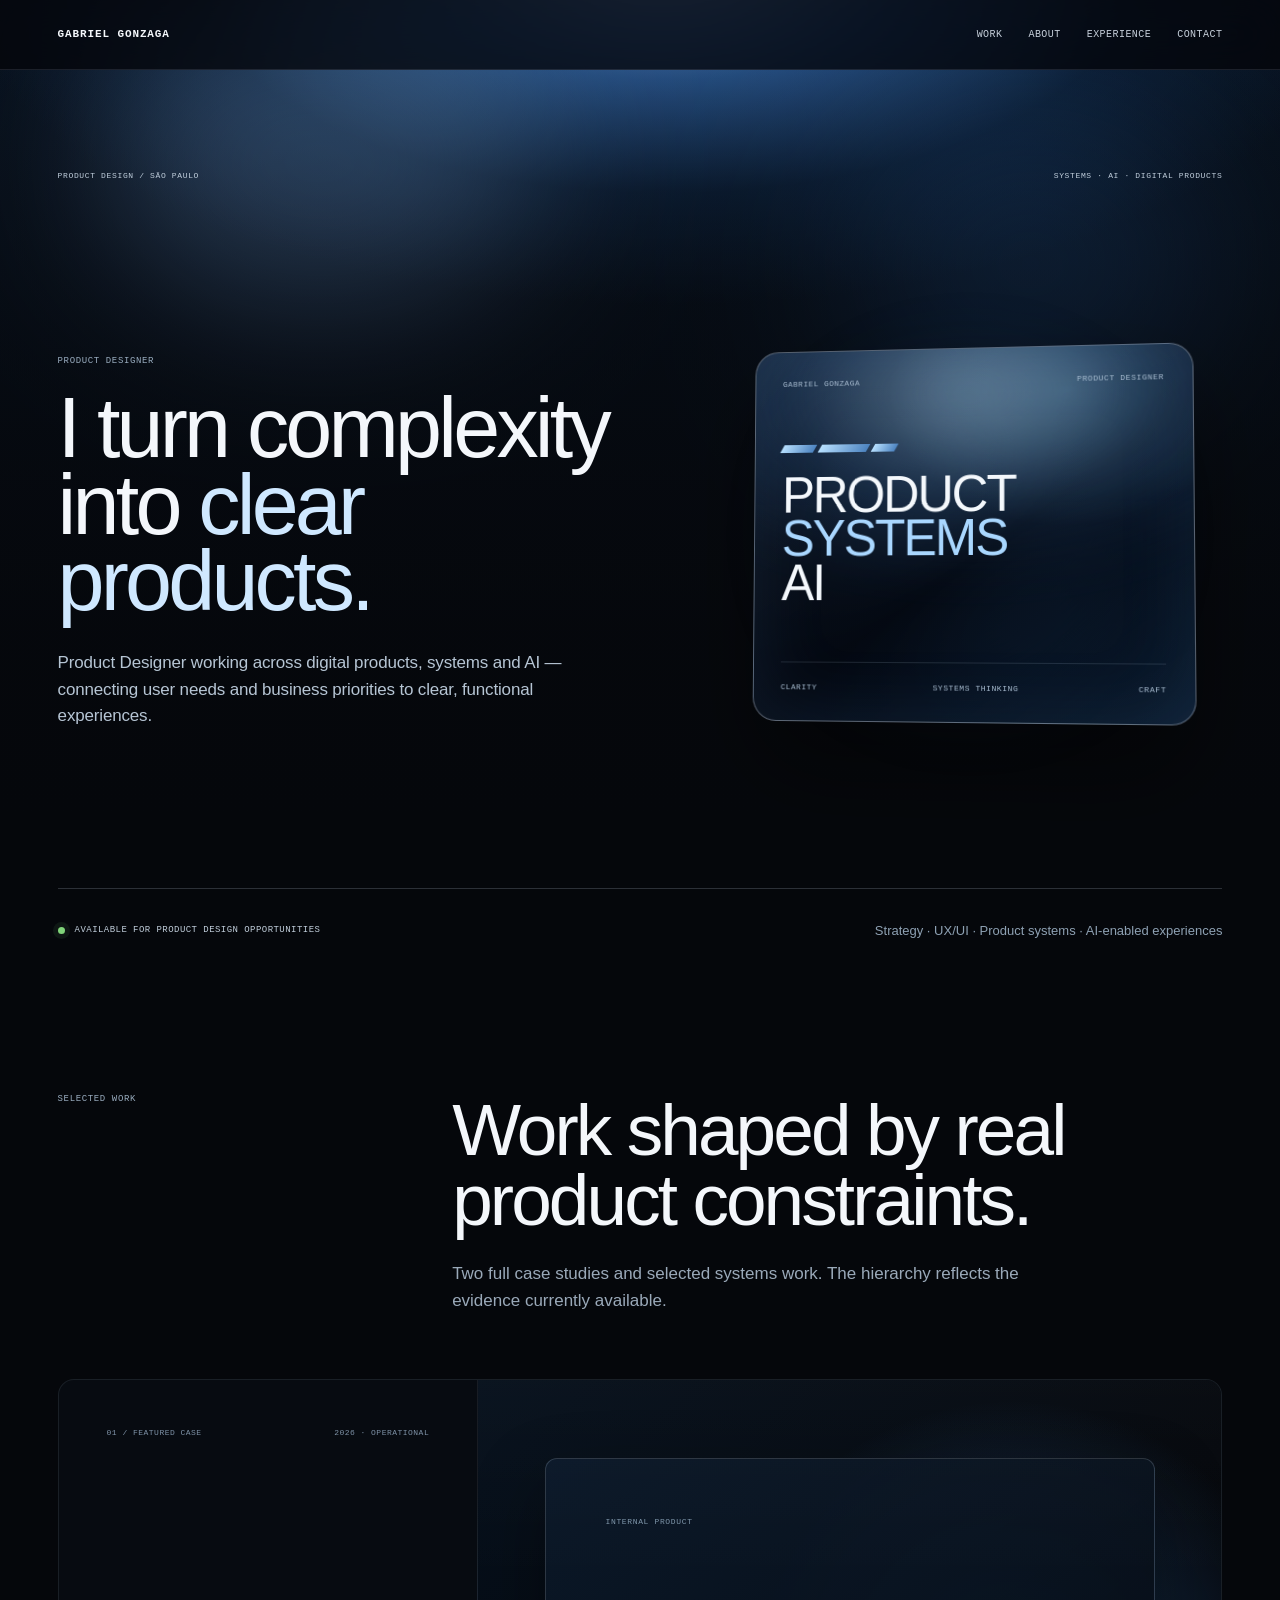
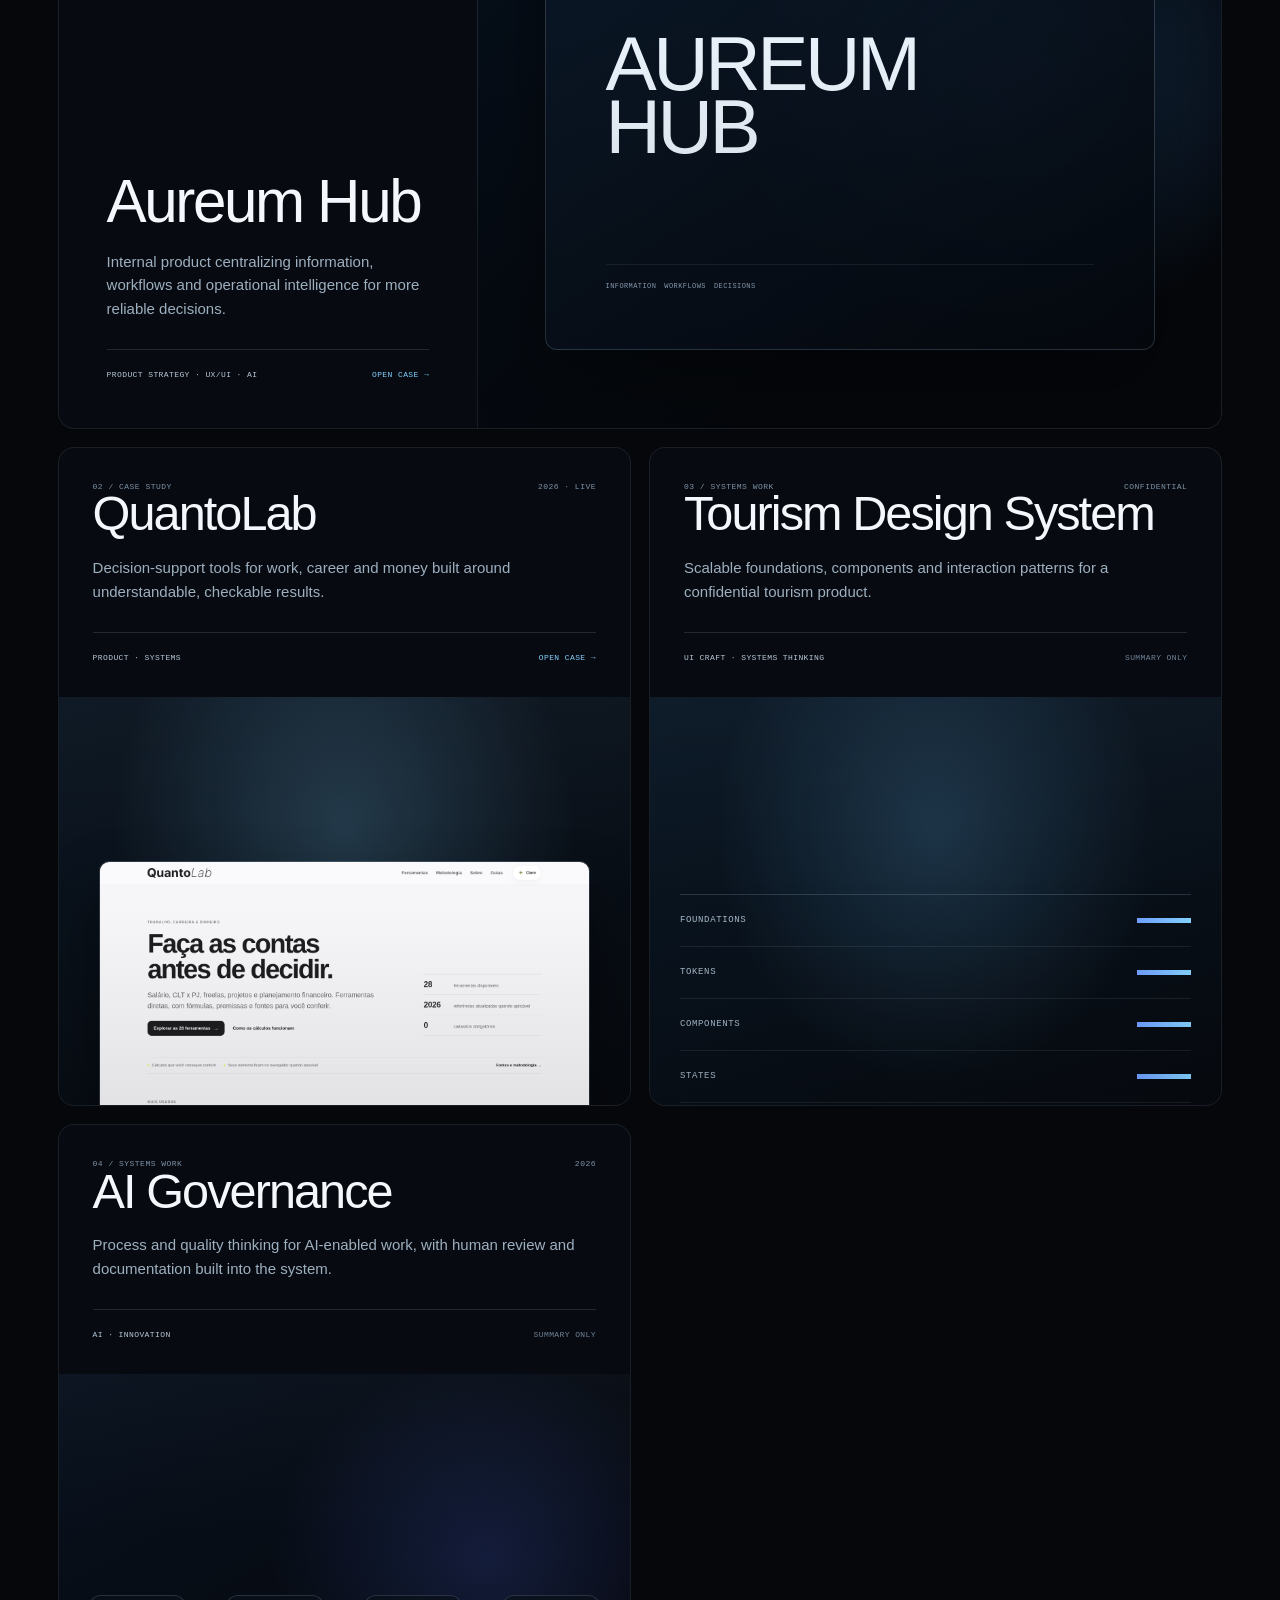
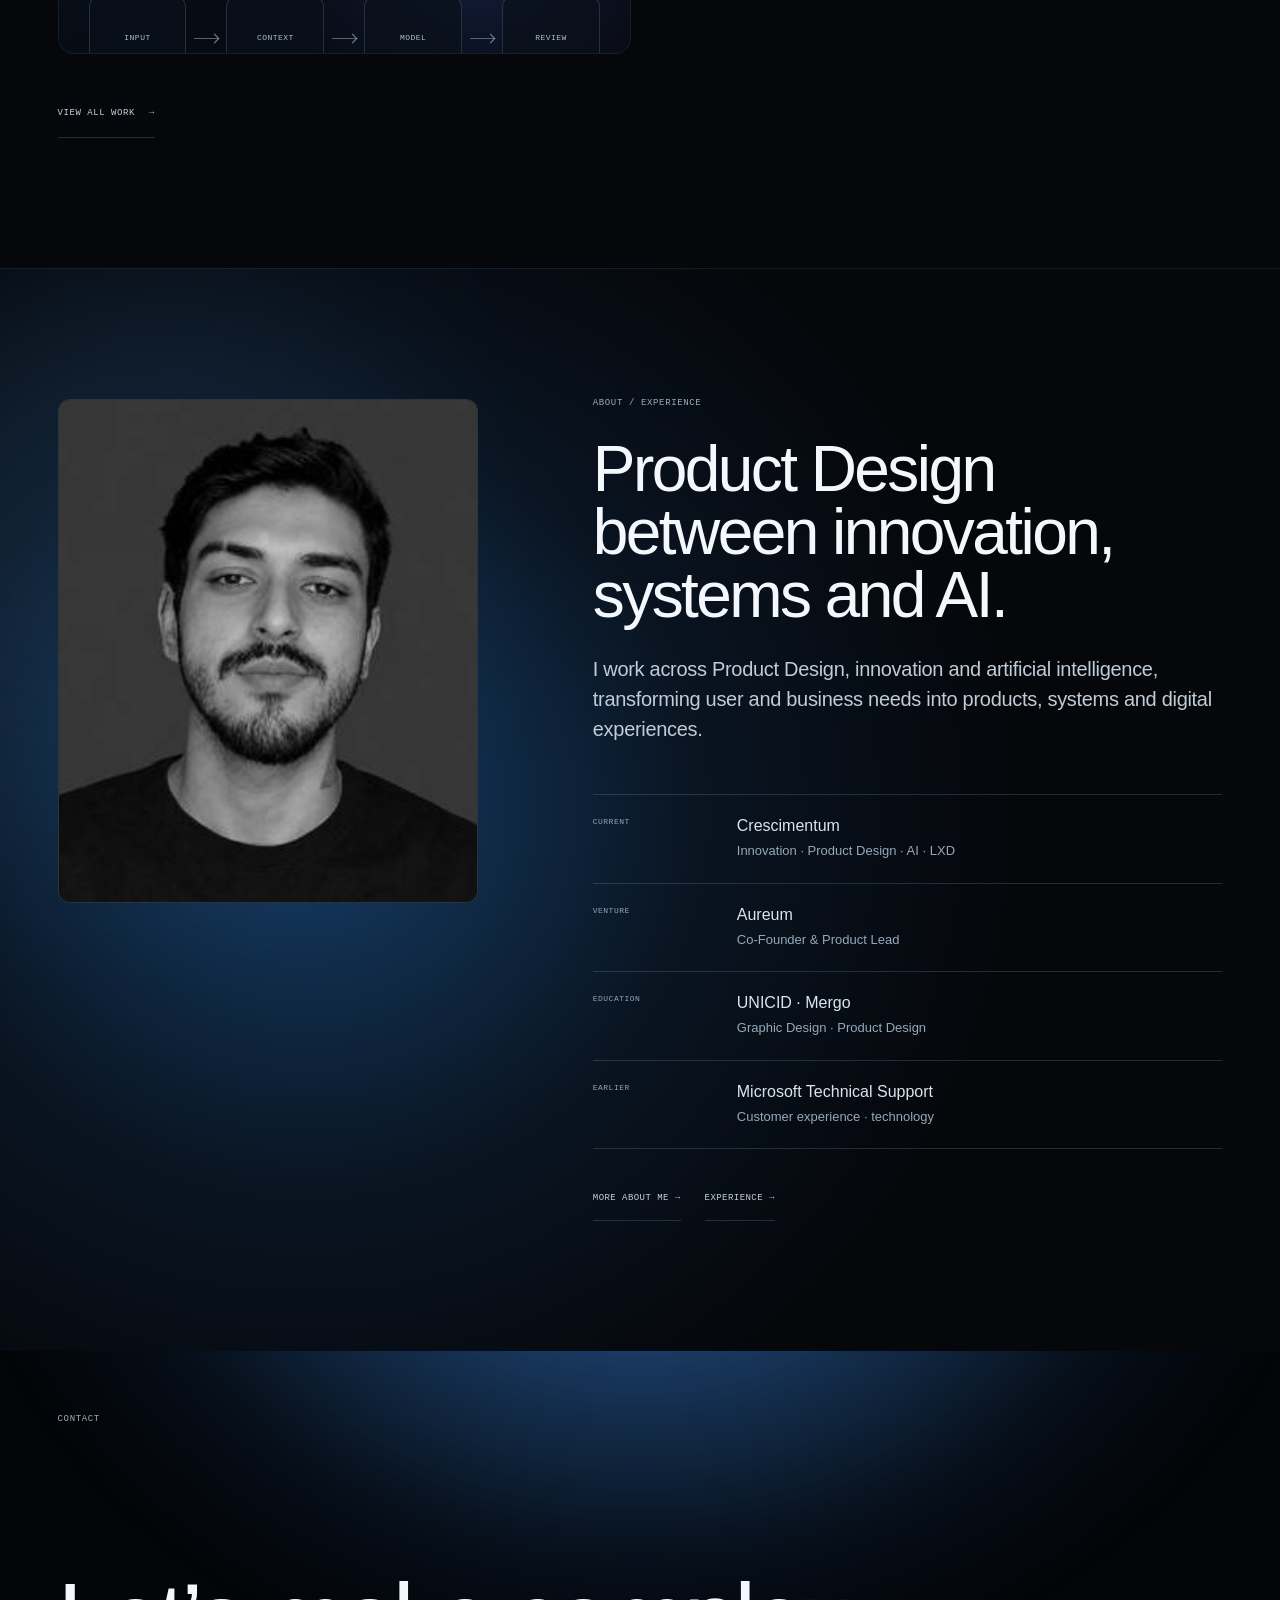
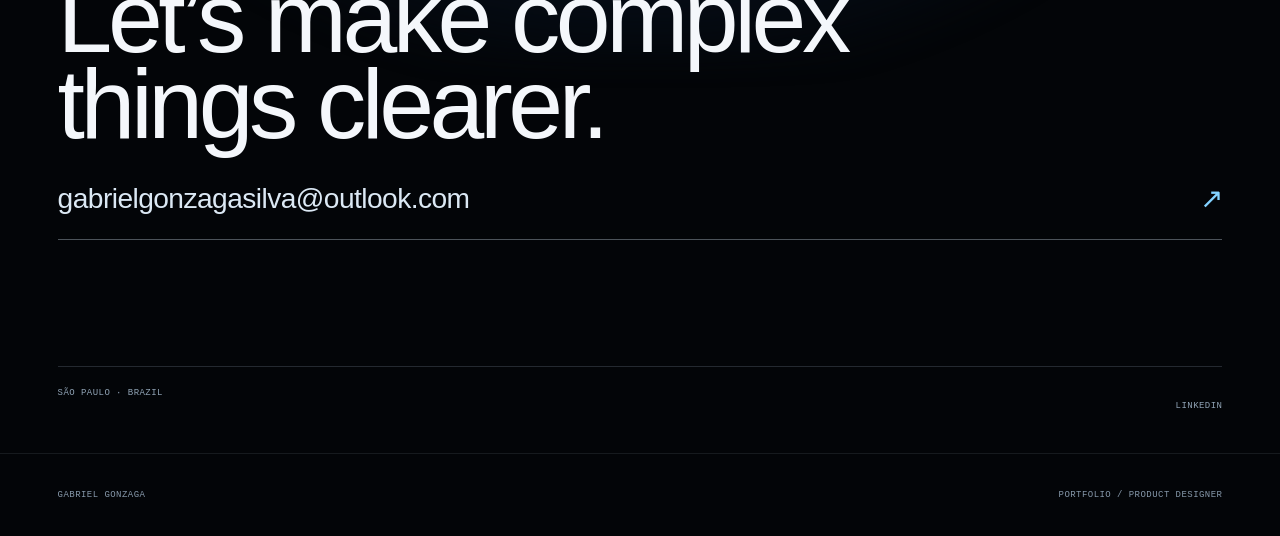
<file: index.html>
<!doctype html>
<html lang="en">
<head>
  <meta charset="utf-8">
  <meta name="viewport" content="width=device-width, initial-scale=1">
  <meta name="description" content="Gabriel Gonzaga — Product Designer working across digital products, systems and AI to turn complex needs into clear experiences.">
  <meta name="theme-color" content="#05070b">
  <link rel="canonical" href="https://gabrielgonzagasilva.github.io/GabrielGonzaga-portfolio/">
  <meta property="og:title" content="Gabriel Gonzaga — Product Designer">
  <meta property="og:description" content="Product Design across digital products, systems and AI — turning complexity into clear, functional experiences.">
  <meta property="og:type" content="website">
  <meta property="og:url" content="https://gabrielgonzagasilva.github.io/GabrielGonzaga-portfolio/">
  <title>Gabriel Gonzaga — Product Designer</title>
  <script>document.documentElement.classList.add('js')</script>
  <link rel="stylesheet" href="assets/styles.css">
  <link rel="stylesheet" href="assets/home.css">
  <script src="assets/main.js" defer></script>
</head>
<body data-root="./" data-page="Home">
<a class="skip-link" href="#main">Skip to content</a>
<div class="page home-page">
  <div class="home-atmosphere" aria-hidden="true"></div>
  <div data-site-header></div>

  <main id="main">
    <section class="home-hero" aria-labelledby="home-title">
      <div class="home-shell home-hero__topline" aria-hidden="true">
        <span>PRODUCT DESIGN / SÃO PAULO</span>
        <span>SYSTEMS · AI · DIGITAL PRODUCTS</span>
      </div>
      <div class="home-shell home-hero__grid">
        <div class="home-hero__copy hero-reveal">
          <p class="home-kicker">Product Designer</p>
          <h1 id="home-title">I turn complexity<br>into <em>clear products.</em></h1>
          <p class="home-hero__lead">Product Designer working across digital products, systems and AI — connecting user needs and business priorities to clear, functional experiences.</p>
        </div>

        <div class="home-signature-wrap hero-reveal" aria-label="Gabriel Gonzaga product design identity">
          <div class="home-signature">
            <div class="home-signature__inner">
              <div class="home-signature__meta"><span>GABRIEL GONZAGA</span><span>PRODUCT DESIGNER</span></div>
              <div class="home-signature__mark" aria-hidden="true"><i></i><i></i><i></i></div>
              <p class="home-signature__title">PRODUCT<span>SYSTEMS</span>AI</p>
              <div class="home-signature__footer"><span>CLARITY</span><span>SYSTEMS THINKING</span><span>CRAFT</span></div>
            </div>
          </div>
        </div>
      </div>
      <div class="home-shell home-hero__bottom hero-reveal">
        <p class="home-availability"><i aria-hidden="true"></i>Available for Product Design opportunities</p>
        <p class="home-hero__note">Strategy · UX/UI · Product systems · AI-enabled experiences</p>
      </div>
    </section>

    <section class="home-work" id="work" aria-labelledby="selected-work-title">
      <div class="home-shell">
        <div class="home-section-head">
          <p class="home-kicker">Selected work</p>
          <div><h2 id="selected-work-title">Work shaped by real product constraints.</h2><p>Two full case studies and selected systems work. The hierarchy reflects the evidence currently available.</p></div>
        </div>

        <div class="home-work-grid">
          <a class="home-project home-project--featured" href="work/aureum-hub/">
            <div class="home-project__copy">
              <div class="home-project__meta"><span>01 / FEATURED CASE</span><span>2026 · OPERATIONAL</span></div>
              <div class="home-project__title"><h3>Aureum Hub</h3><p>Internal product centralizing information, workflows and operational intelligence for more reliable decisions.</p></div>
              <div class="home-project__action"><span>Product Strategy · UX/UI · AI</span><span>Open case →</span></div>
            </div>
            <div class="home-project__art home-project__art--aureum" aria-hidden="true">
              <div class="aureum-identity"><span>INTERNAL PRODUCT</span><strong>AUREUM<br>HUB</strong><div><i>INFORMATION</i><i>WORKFLOWS</i><i>DECISIONS</i></div></div>
            </div>
          </a>

          <a class="home-project" href="work/quantolab/">
            <div class="home-project__copy">
              <div class="home-project__meta"><span>02 / CASE STUDY</span><span>2026 · LIVE</span></div>
              <div class="home-project__title"><h3>QuantoLab</h3><p>Decision-support tools for work, career and money built around understandable, checkable results.</p></div>
              <div class="home-project__action"><span>Product · Systems</span><span>Open case →</span></div>
            </div>
            <div class="home-project__art home-project__art--quantolab"><img src="assets/quantolab/home-desktop.png" alt="QuantoLab live product home interface" width="1440" height="960" loading="lazy" decoding="async"></div>
          </a>

          <article class="home-project home-project--summary" aria-labelledby="design-system-title">
            <div class="home-project__copy">
              <div class="home-project__meta"><span>03 / SYSTEMS WORK</span><span>CONFIDENTIAL</span></div>
              <div class="home-project__title"><h3 id="design-system-title">Tourism Design System</h3><p>Scalable foundations, components and interaction patterns for a confidential tourism product.</p></div>
              <div class="home-project__action"><span>UI Craft · Systems thinking</span><span>Summary only</span></div>
            </div>
            <div class="home-project__art home-project__art--system" aria-hidden="true"><div class="system-proof"><span>FOUNDATIONS</span><span>TOKENS</span><span>COMPONENTS</span><span>STATES</span><span>PATTERNS</span></div></div>
          </article>

          <article class="home-project home-project--summary" aria-labelledby="ai-governance-title">
            <div class="home-project__copy">
              <div class="home-project__meta"><span>04 / SYSTEMS WORK</span><span>2026</span></div>
              <div class="home-project__title"><h3 id="ai-governance-title">AI Governance</h3><p>Process and quality thinking for AI-enabled work, with human review and documentation built into the system.</p></div>
              <div class="home-project__action"><span>AI · Innovation</span><span>Summary only</span></div>
            </div>
            <div class="home-project__art home-project__art--ai" aria-hidden="true"><div class="ai-proof"><span>INPUT</span><i></i><span>CONTEXT</span><i></i><span>MODEL</span><i></i><span>REVIEW</span></div></div>
          </article>
        </div>

        <a class="home-text-link" href="work/">View all work <span aria-hidden="true">→</span></a>
      </div>
    </section>

    <section class="home-about" id="about" aria-labelledby="about-title">
      <div class="home-shell home-about__grid">
        <div class="home-about__media"><img src="assets/portrait-final.svg" alt="Portrait of Gabriel Gonzaga" width="1167" height="1167" loading="lazy" decoding="async"></div>
        <div class="home-about__copy">
          <p class="home-kicker">About / Experience</p>
          <h2 id="about-title">Product Design between innovation, systems and AI.</h2>
          <p class="home-about__lead">I work across Product Design, innovation and artificial intelligence, transforming user and business needs into products, systems and digital experiences.</p>
          <dl class="home-career">
            <div><dt>Current</dt><dd><strong>Crescimentum</strong><span>Innovation · Product Design · AI · LXD</span></dd></div>
            <div><dt>Venture</dt><dd><strong>Aureum</strong><span>Co-Founder & Product Lead</span></dd></div>
            <div><dt>Education</dt><dd><strong>UNICID · Mergo</strong><span>Graphic Design · Product Design</span></dd></div>
            <div><dt>Earlier</dt><dd><strong>Microsoft Technical Support</strong><span>Customer experience · technology</span></dd></div>
          </dl>
          <div class="home-about__links"><a href="about/">More about me →</a><a href="experience/">Experience →</a></div>
        </div>
      </div>
    </section>

    <section class="home-contact" id="contact" aria-labelledby="contact-title">
      <div class="home-contact__light" aria-hidden="true"></div>
      <div class="home-shell home-contact__inner">
        <p class="home-kicker">Contact</p>
        <div class="home-contact__main">
          <h2 id="contact-title">Let’s make complex<br>things clearer.</h2>
          <a href="mailto:gabrielgonzagasilva@outlook.com">gabrielgonzagasilva@outlook.com <span aria-hidden="true">↗</span></a>
        </div>
        <div class="home-contact__bottom"><span>São Paulo · Brazil</span><a href="https://linkedin.com/in/gabrielgonzagasilva" rel="me">LinkedIn</a></div>
      </div>
    </section>
  </main>

  <div data-site-footer></div>
</div>
<script>
  requestAnimationFrame(() => document.querySelector('.home-hero')?.classList.add('is-ready'));
</script>
</body>
</html>
</file>
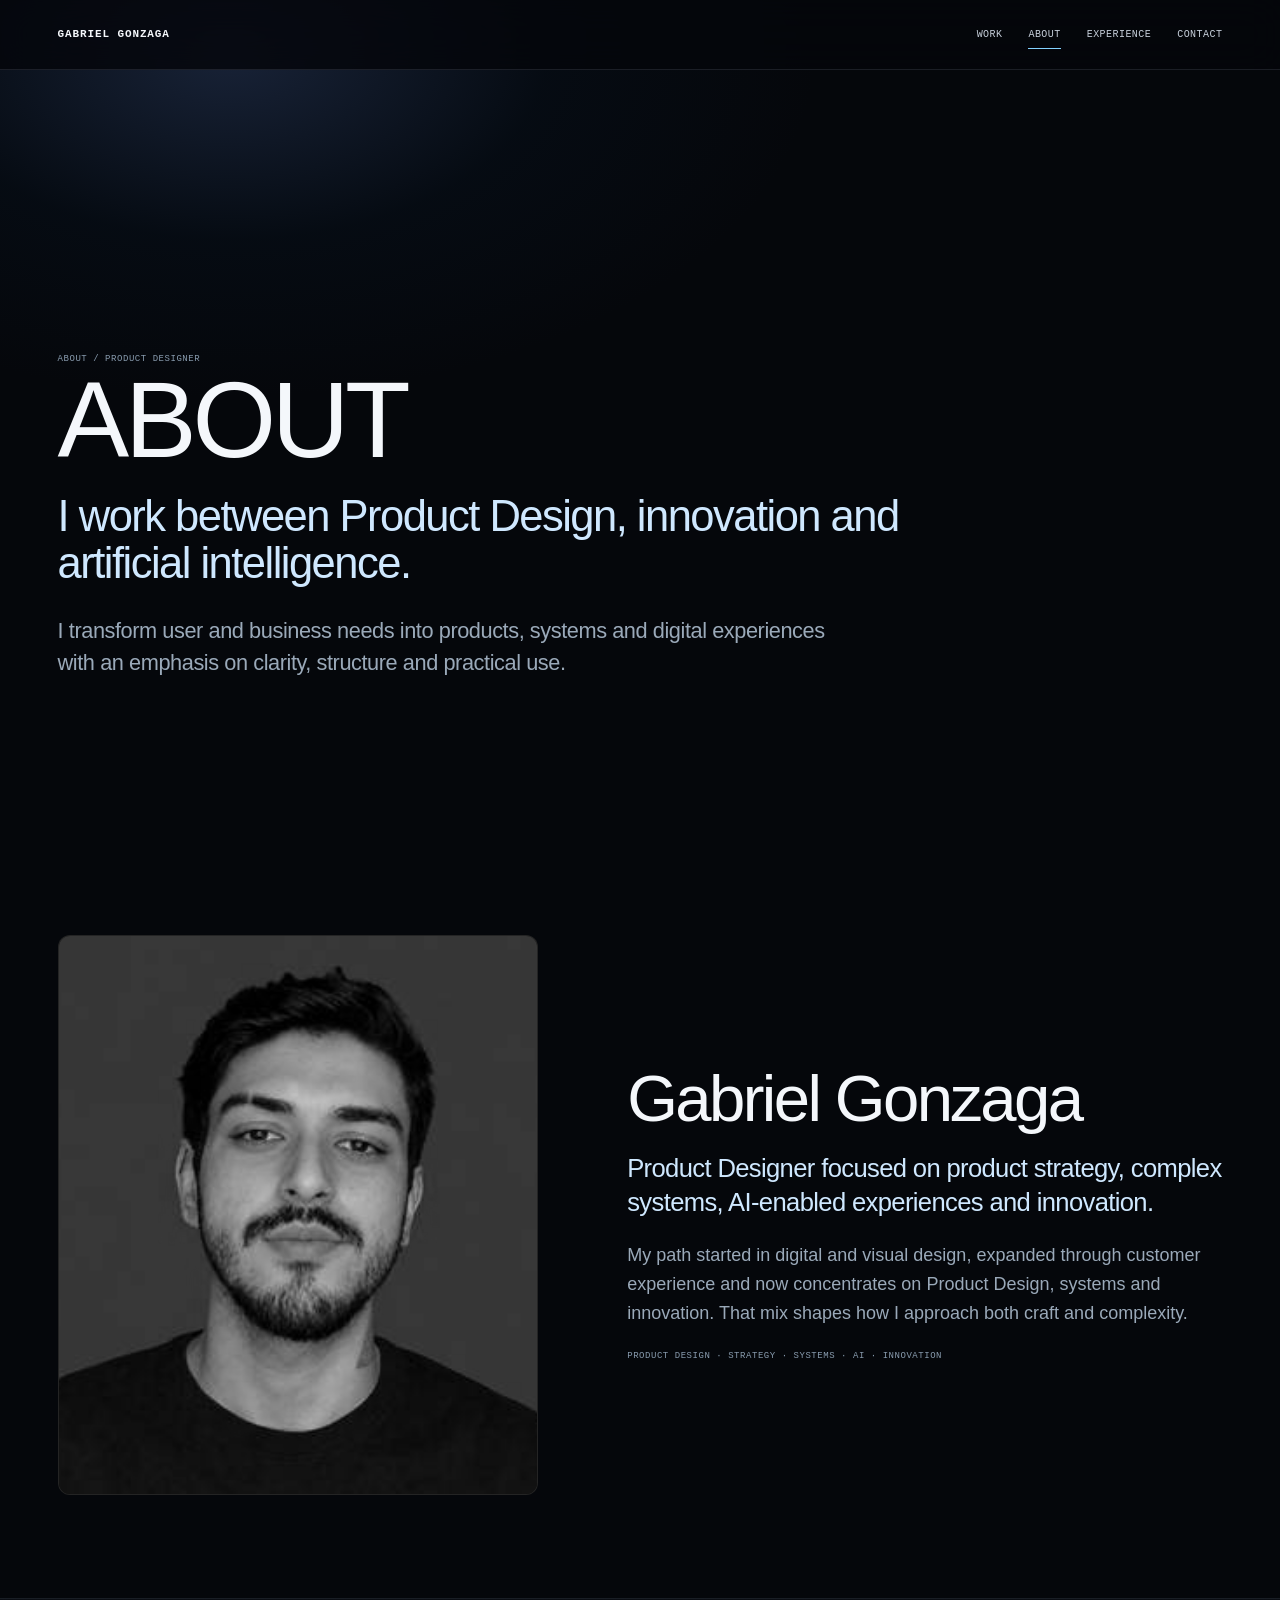
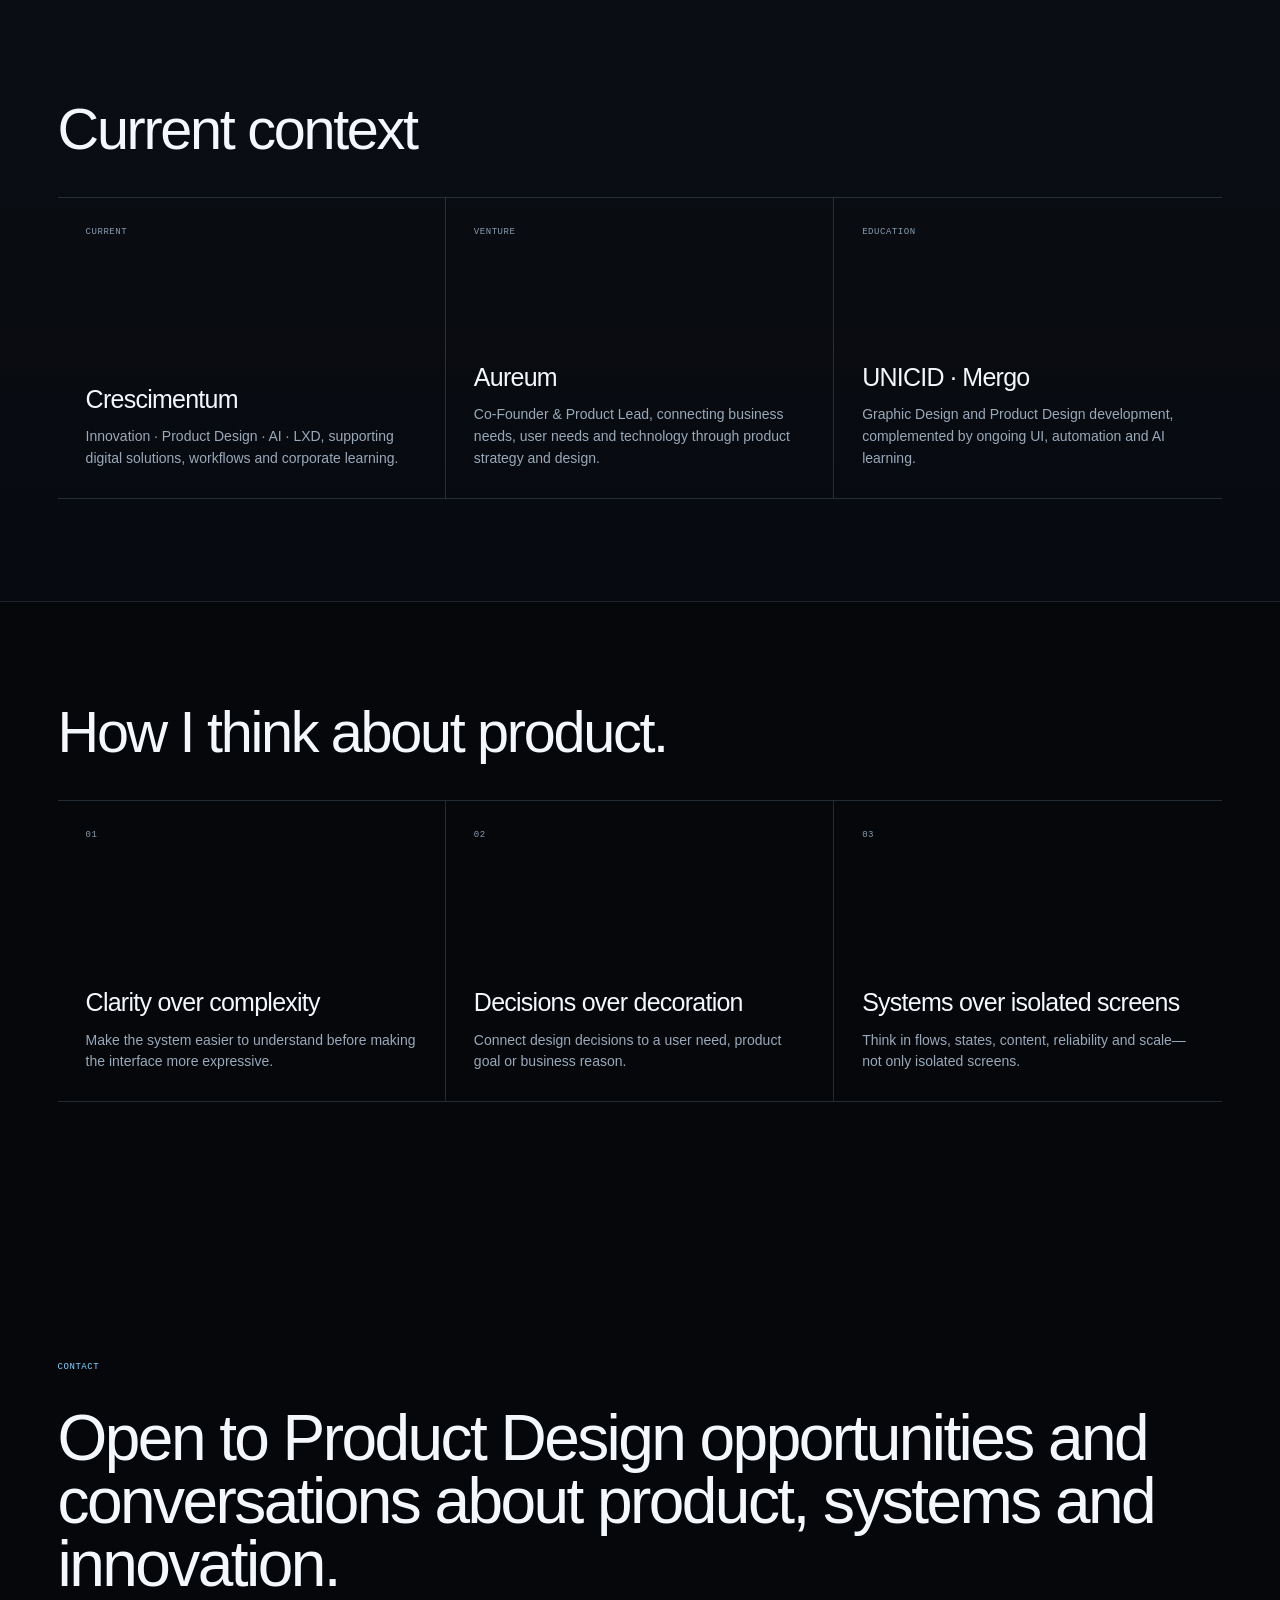
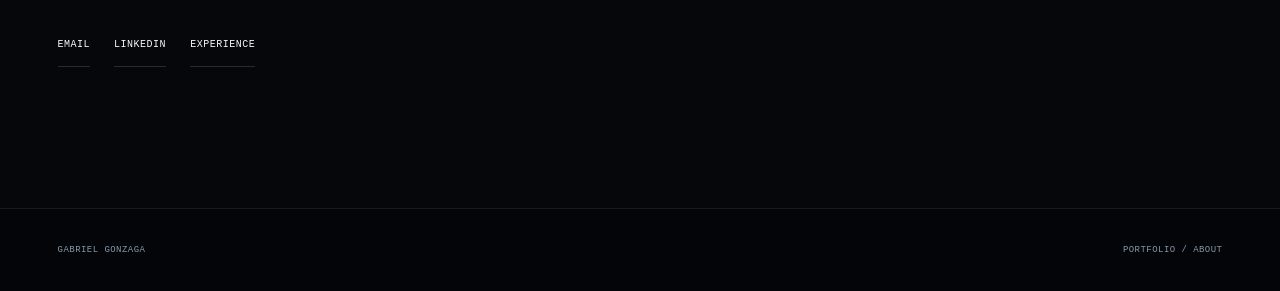
<file: about/index.html>
<!doctype html>
<html lang="en">
<head>
  <meta charset="utf-8">
  <meta name="viewport" content="width=device-width, initial-scale=1">
  <meta name="description" content="About Gabriel Gonzaga — Product Designer working across digital products, systems, innovation and AI-enabled experiences.">
  <meta name="theme-color" content="#05070b">
  <link rel="canonical" href="https://gabrielgonzagasilva.github.io/GabrielGonzaga-portfolio/about/">
  <link rel="icon" href="../assets/favicon.svg" type="image/svg+xml">
  <title>About — Gabriel Gonzaga</title>
  <link rel="stylesheet" href="../assets/styles.css">
  <script src="../assets/main.js" defer></script>
</head>
<body data-root="../" data-page="About">
<a class="skip-link" href="#main">Skip to content</a>
<div class="page" data-atmosphere="about"><div class="atmosphere" aria-hidden="true"></div><div data-site-header></div>
<main id="main">
  <section class="section"><div class="section-inner hero"><p class="eyebrow">ABOUT / PRODUCT DESIGNER</p><h1 class="page-title">ABOUT</h1><p class="hero-subtitle">I work between Product Design, innovation and artificial intelligence.</p><p class="hero-copy">I transform user and business needs into products, systems and digital experiences with an emphasis on clarity, structure and practical use.</p></div></section>

  <section class="section"><div class="section-inner profile-grid"><img class="profile-photo" src="../assets/portrait-final.svg" alt="Portrait of Gabriel Gonzaga" width="1167" loading="eager" decoding="async"><div class="profile-copy"><h2 class="profile-name">Gabriel Gonzaga</h2><p class="profile-role">Product Designer focused on product strategy, complex systems, AI-enabled experiences and innovation.</p><p class="body-large">My path started in digital and visual design, expanded through customer experience and now concentrates on Product Design, systems and innovation. That mix shapes how I approach both craft and complexity.</p><p class="label-line">PRODUCT DESIGN · STRATEGY · SYSTEMS · AI · INNOVATION</p></div></div></section>

  <section class="section soft-band"><div class="section-inner"><h2 class="section-title">Current context</h2><div class="principles-panel"><article class="principle"><span class="step-number">CURRENT</span><h3>Crescimentum</h3><p>Innovation · Product Design · AI · LXD, supporting digital solutions, workflows and corporate learning.</p></article><article class="principle"><span class="step-number">VENTURE</span><h3>Aureum</h3><p>Co-Founder & Product Lead, connecting business needs, user needs and technology through product strategy and design.</p></article><article class="principle"><span class="step-number">EDUCATION</span><h3>UNICID · Mergo</h3><p>Graphic Design and Product Design development, complemented by ongoing UI, automation and AI learning.</p></article></div></div></section>

  <section class="section"><div class="section-inner"><h2 class="section-title">How I think about product.</h2><div class="principles-panel"><article class="principle"><span class="step-number">01</span><h3>Clarity over complexity</h3><p>Make the system easier to understand before making the interface more expressive.</p></article><article class="principle"><span class="step-number">02</span><h3>Decisions over decoration</h3><p>Connect design decisions to a user need, product goal or business reason.</p></article><article class="principle"><span class="step-number">03</span><h3>Systems over isolated screens</h3><p>Think in flows, states, content, reliability and scale—not only isolated screens.</p></article></div></div></section>

  <section class="section"><div class="section-inner next-project"><span class="kicker">CONTACT</span><h2>Open to Product Design opportunities and conversations about product, systems and innovation.</h2><div class="contact-inline"><a href="mailto:gabrielgonzagasilva@outlook.com">Email</a><a href="https://linkedin.com/in/gabrielgonzagasilva" rel="me">LinkedIn</a><a href="../experience/">Experience</a></div></div></section>
</main><div data-site-footer></div></div>
</body>
</html>
</file>
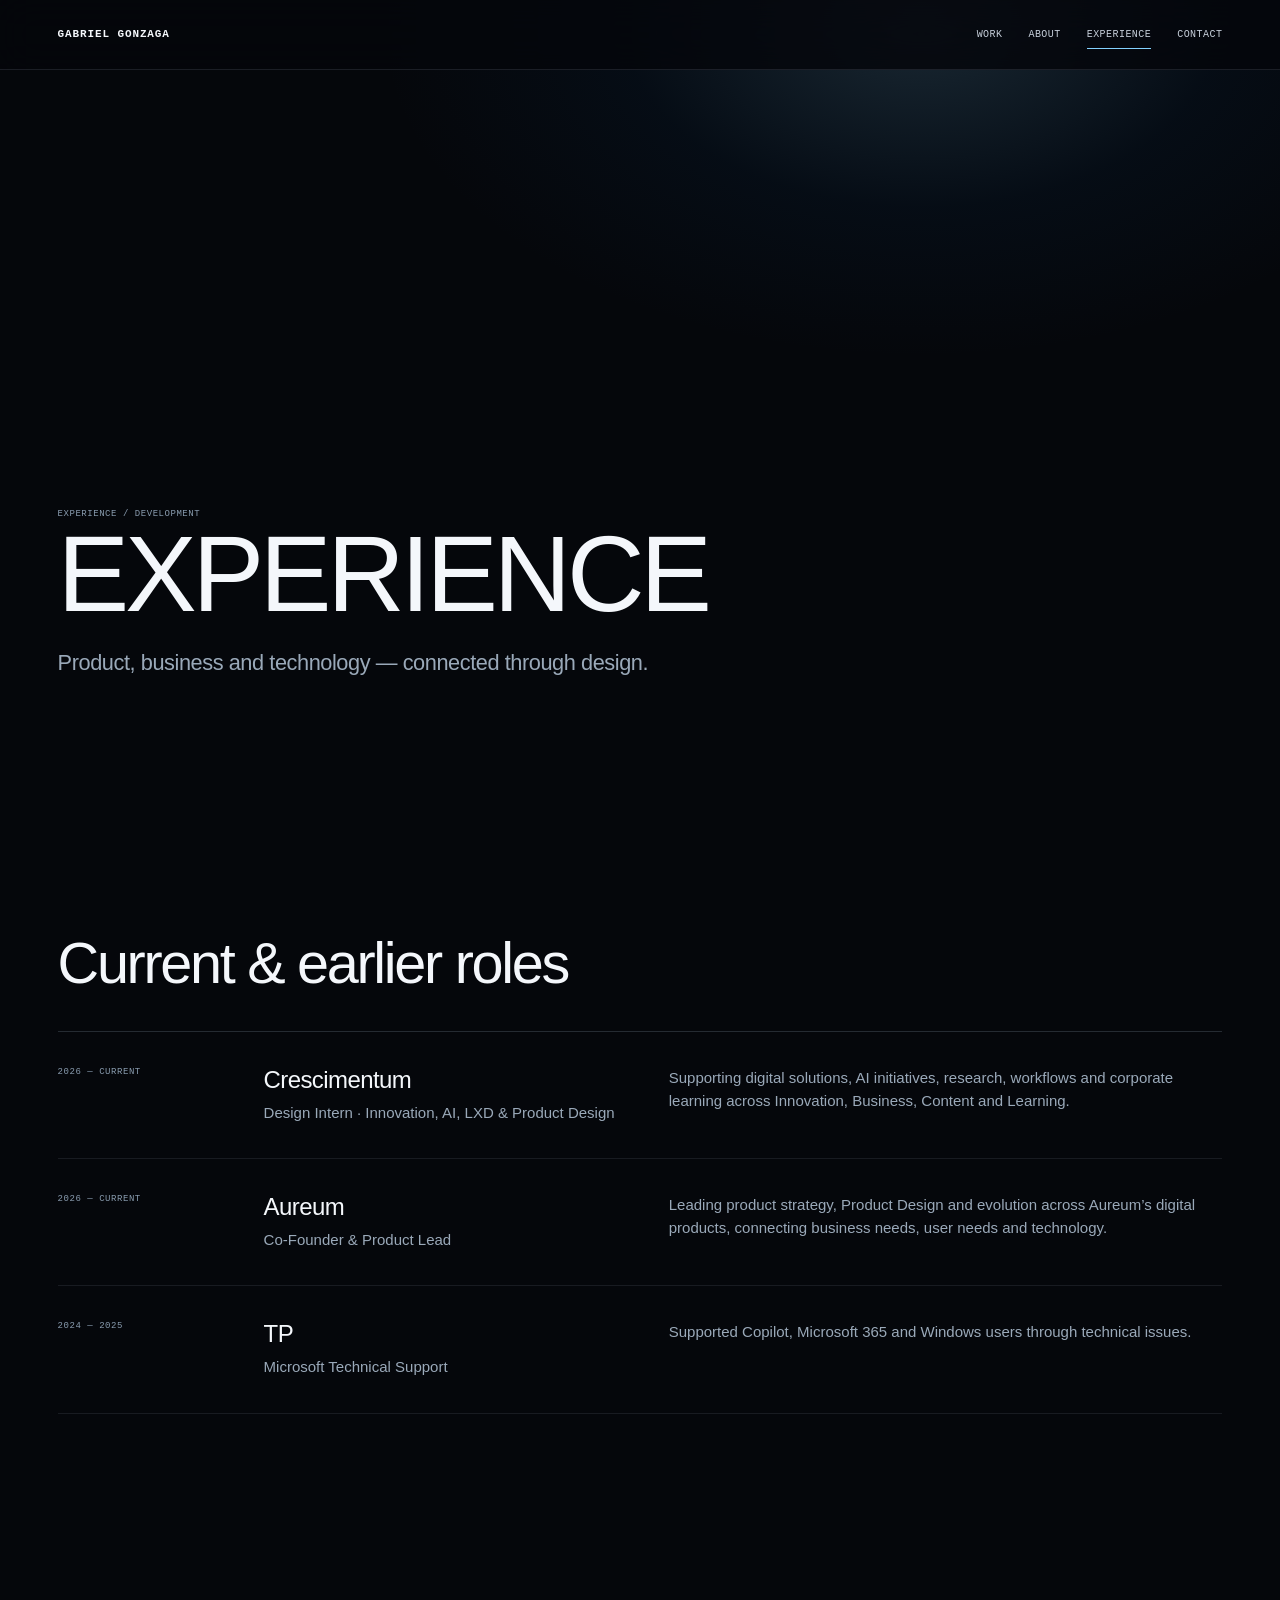
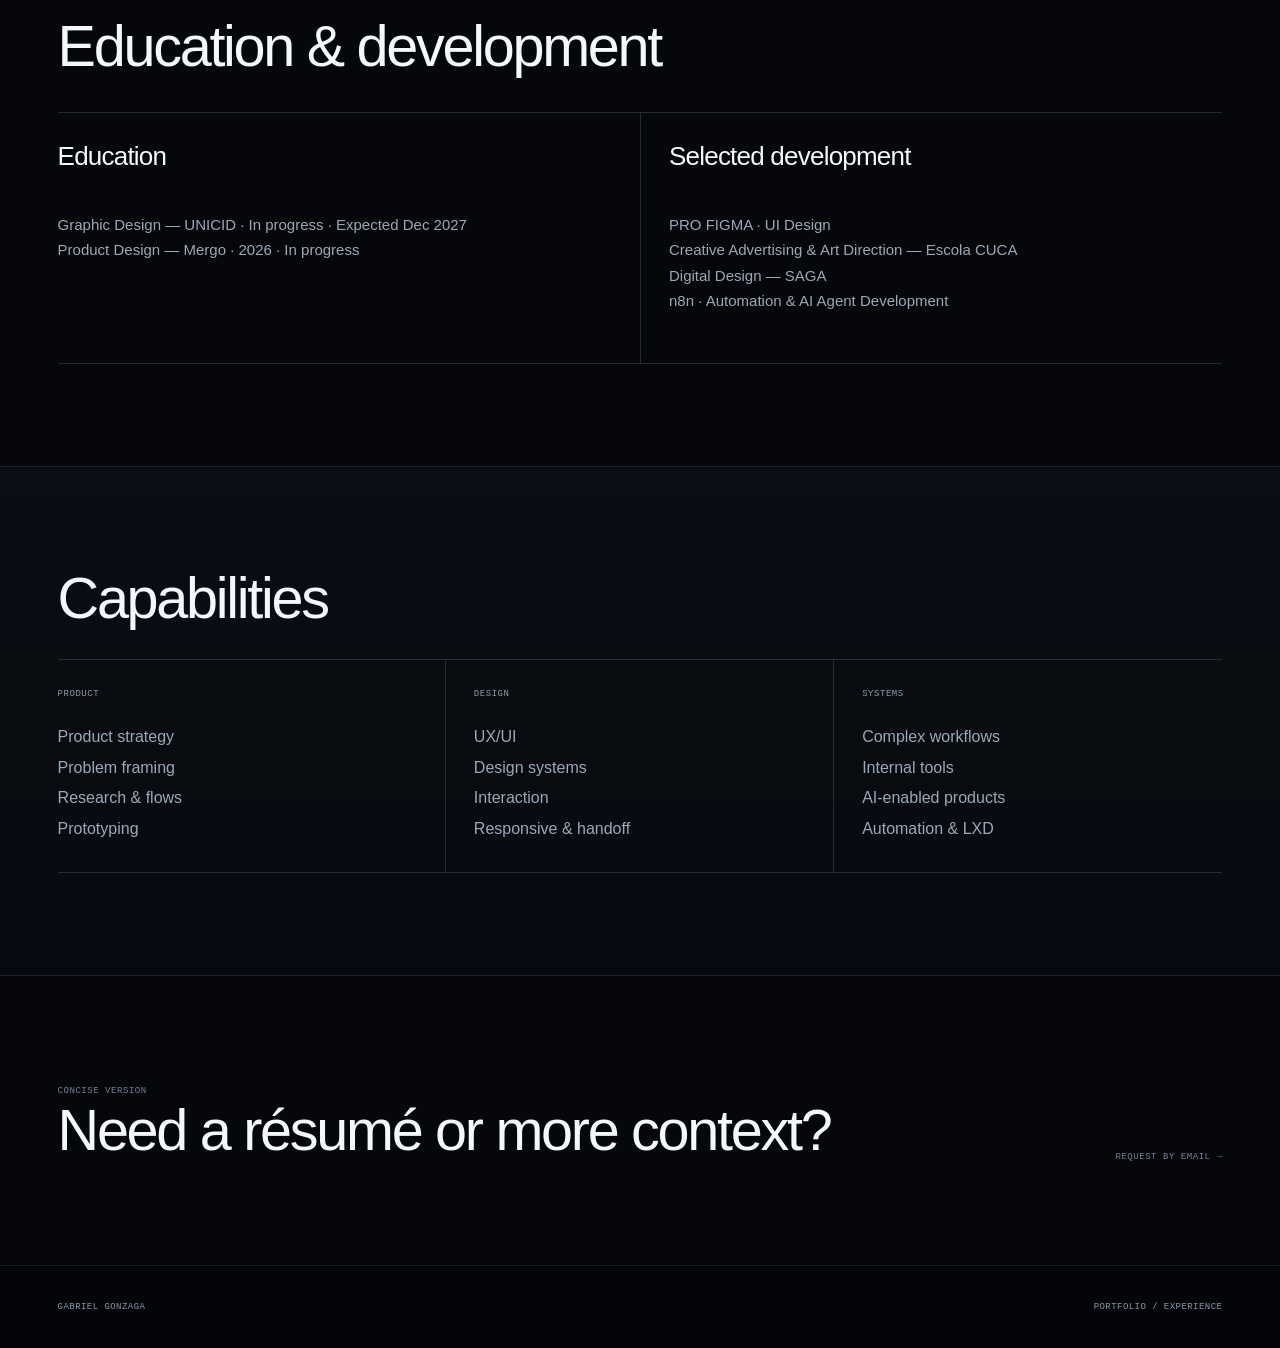
<file: experience/index.html>
<!doctype html>
<html lang="en">
<head>
  <meta charset="utf-8">
  <meta name="viewport" content="width=device-width, initial-scale=1">
  <meta name="description" content="Experience and development of Gabriel Gonzaga across Product Design, innovation, AI and customer experience.">
  <meta name="theme-color" content="#05070b">
  <link rel="canonical" href="https://gabrielgonzagasilva.github.io/GabrielGonzaga-portfolio/experience/">
  <link rel="icon" href="../assets/favicon.svg" type="image/svg+xml">
  <title>Experience — Gabriel Gonzaga</title>
  <link rel="stylesheet" href="../assets/styles.css">
  <link rel="stylesheet" href="../assets/experience.css">
  <script src="../assets/main.js" defer></script>
</head>
<body class="experience-page" data-root="../" data-page="Experience">
<a class="skip-link" href="#main">Skip to content</a>
<div class="page" data-atmosphere="experience"><div class="atmosphere" aria-hidden="true"></div><div data-site-header></div>
<main id="main">
  <section class="section"><div class="section-inner hero"><p class="eyebrow">EXPERIENCE / DEVELOPMENT</p><h1 class="page-title">EXPERIENCE</h1><p class="hero-copy">Product, business and technology — connected through design.</p></div></section>

  <section class="section"><div class="section-inner"><h2 class="section-title">Current & earlier roles</h2><div class="timeline"><div class="timeline-row"><span class="eyebrow">2026 — CURRENT</span><div class="timeline-role"><h3>Crescimentum</h3><p>Design Intern · Innovation, AI, LXD & Product Design</p></div><p class="timeline-copy">Supporting digital solutions, AI initiatives, research, workflows and corporate learning across Innovation, Business, Content and Learning.</p></div><div class="timeline-row"><span class="eyebrow">2026 — CURRENT</span><div class="timeline-role"><h3>Aureum</h3><p>Co-Founder & Product Lead</p></div><p class="timeline-copy">Leading product strategy, Product Design and evolution across Aureum’s digital products, connecting business needs, user needs and technology.</p></div><div class="timeline-row"><span class="eyebrow">2024 — 2025</span><div class="timeline-role"><h3>TP</h3><p>Microsoft Technical Support</p></div><p class="timeline-copy">Supported Copilot, Microsoft 365 and Windows users through technical issues.</p></div></div></div></section>

  <section class="section"><div class="section-inner"><h2 class="section-title">Education & development</h2><div class="education-grid"><div class="education-block"><h3>Education</h3><p>Graphic Design — UNICID · In progress · Expected Dec 2027<br>Product Design — Mergo · 2026 · In progress</p></div><div class="education-block"><h3>Selected development</h3><p>PRO FIGMA · UI Design<br>Creative Advertising & Art Direction — Escola CUCA<br>Digital Design — SAGA<br>n8n · Automation & AI Agent Development</p></div></div></div></section>

  <section class="section soft-band"><div class="section-inner"><h2 class="section-title">Capabilities</h2><div class="capabilities"><div><div class="cap-label">PRODUCT</div><ul class="capability-list"><li>Product strategy</li><li>Problem framing</li><li>Research & flows</li><li>Prototyping</li></ul></div><div><div class="cap-label">DESIGN</div><ul class="capability-list"><li>UX/UI</li><li>Design systems</li><li>Interaction</li><li>Responsive & handoff</li></ul></div><div><div class="cap-label">SYSTEMS</div><ul class="capability-list"><li>Complex workflows</li><li>Internal tools</li><li>AI-enabled products</li><li>Automation & LXD</li></ul></div></div></div></section>

  <section class="section"><div class="section-inner resume-cta"><div><span class="kicker">CONCISE VERSION</span><h2>Need a résumé or more context?</h2></div><a class="kicker" href="mailto:gabrielgonzagasilva@outlook.com">REQUEST BY EMAIL →</a></div></section>
</main><div data-site-footer></div></div>
</body>
</html>
</file>
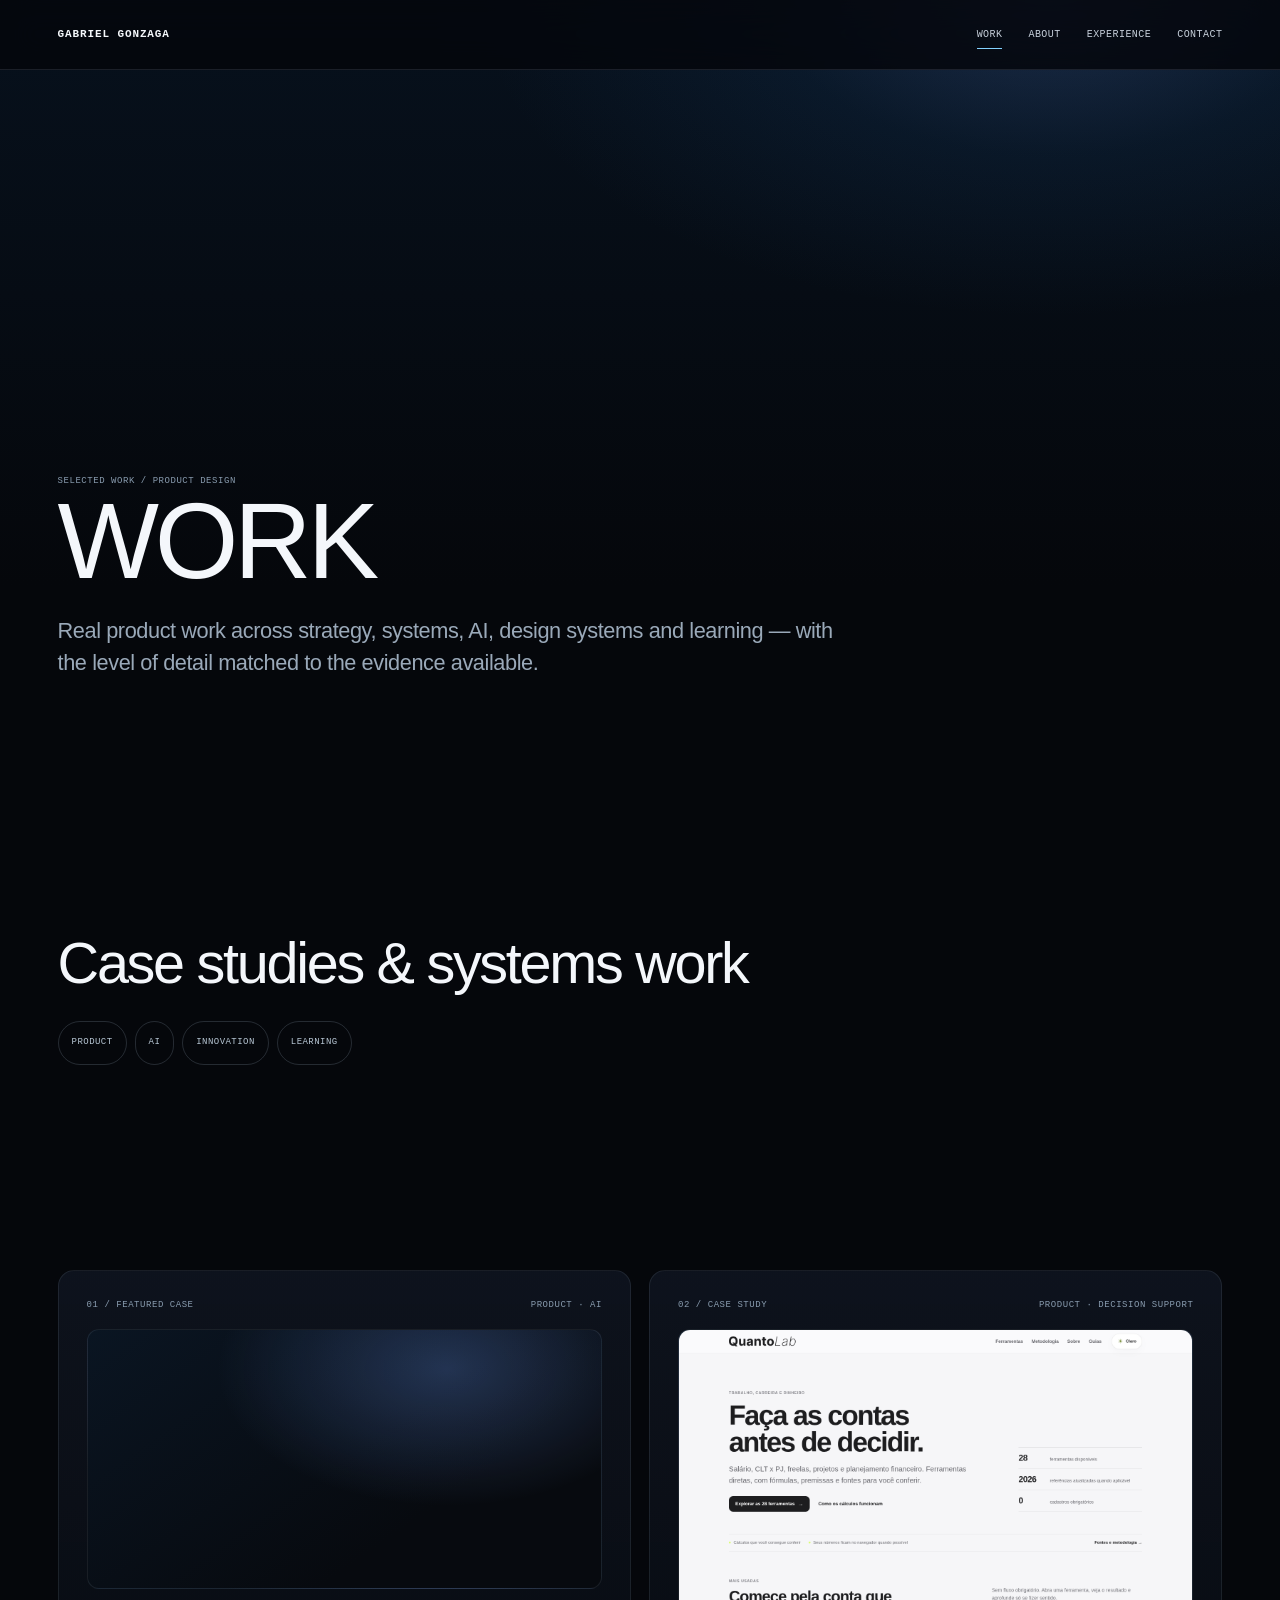
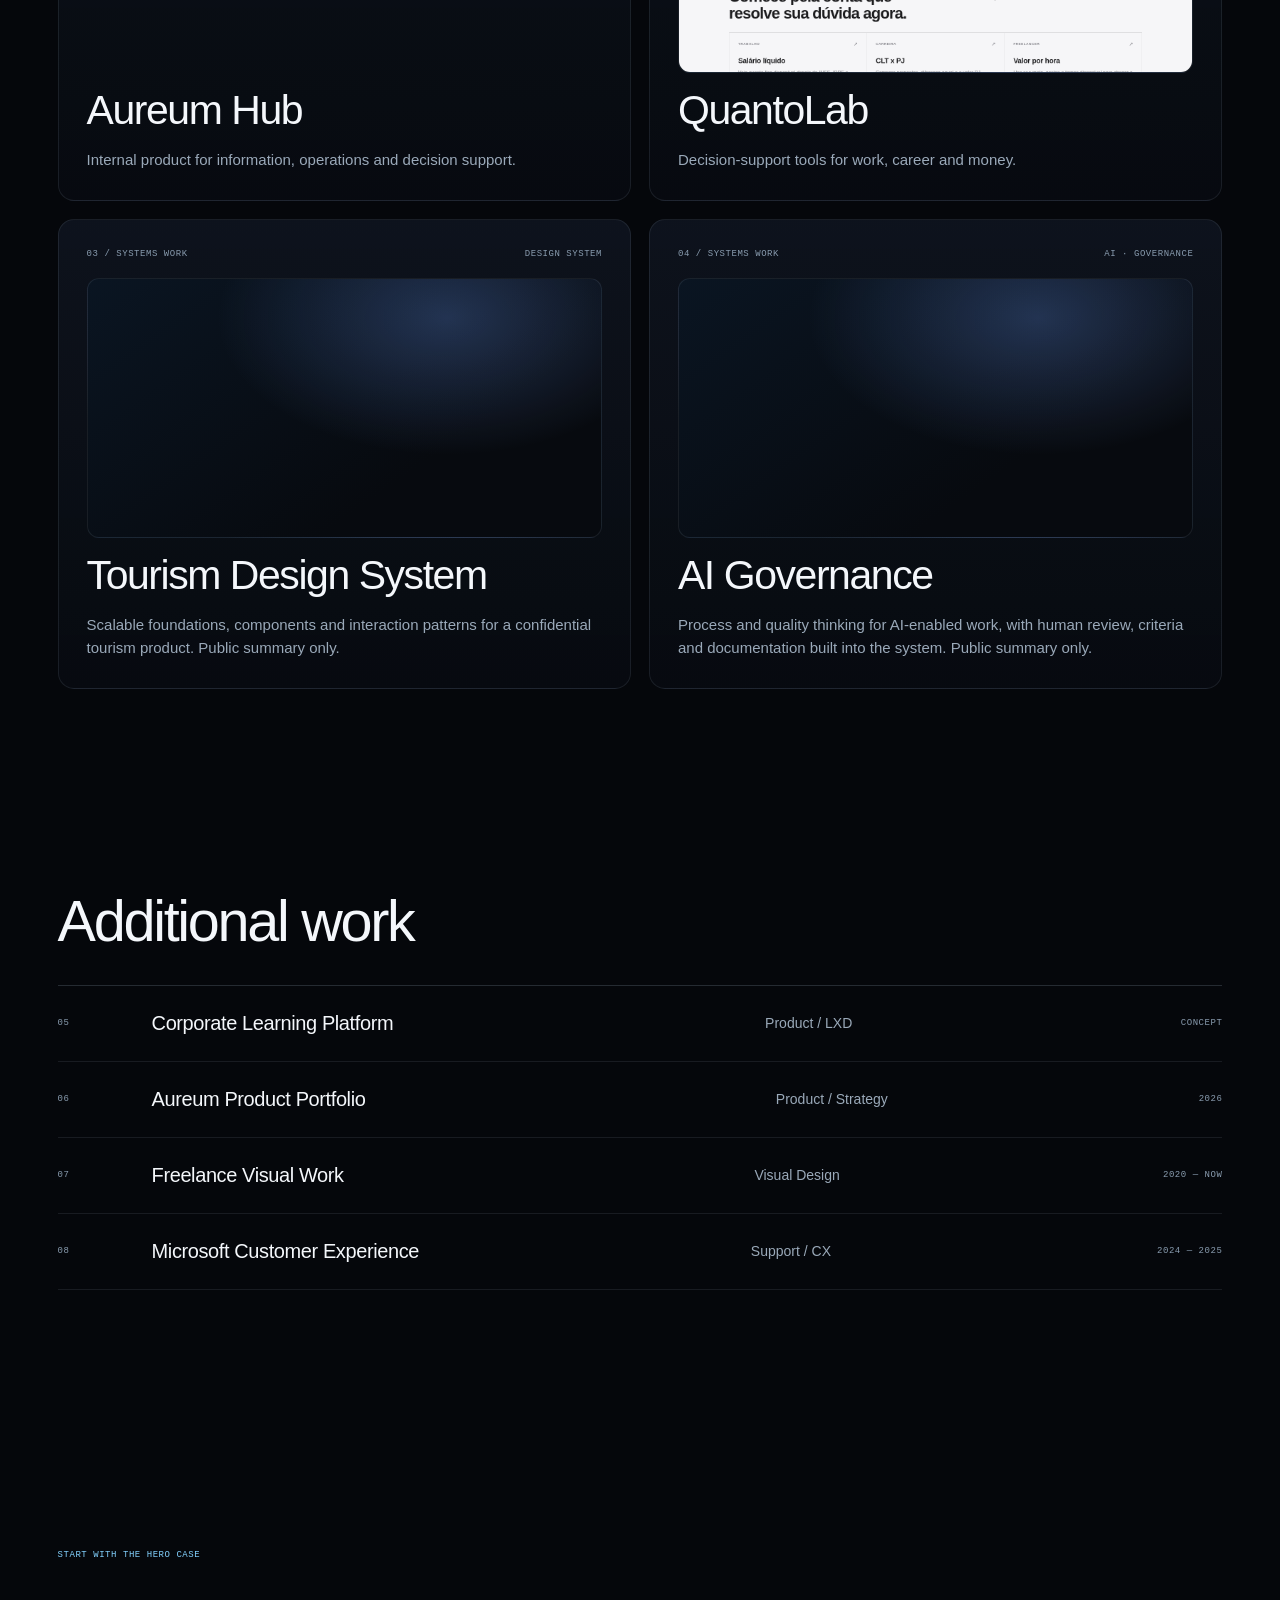
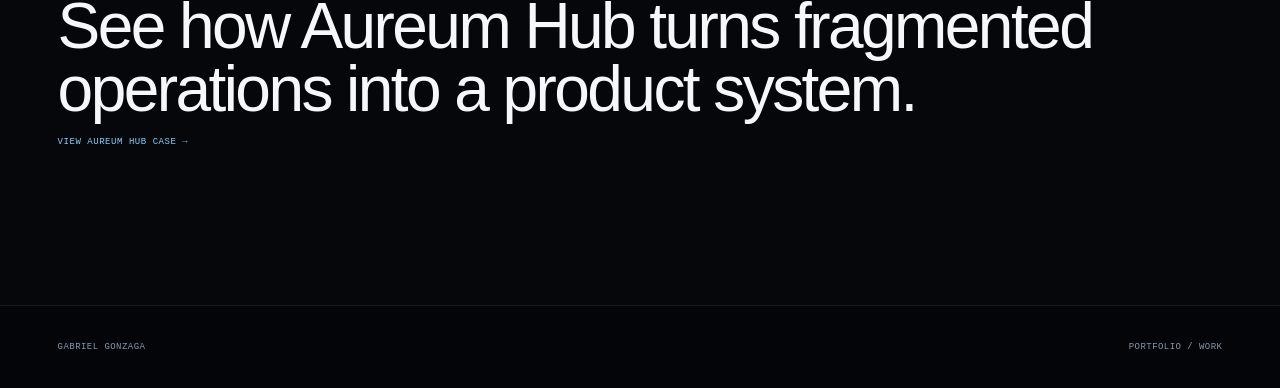
<file: work/index.html>
<!doctype html>
<html lang="en">
<head>
  <meta charset="utf-8">
  <meta name="viewport" content="width=device-width, initial-scale=1">
  <meta name="description" content="Selected Product Design work by Gabriel Gonzaga across product strategy, systems, AI, design systems and learning.">
  <meta name="theme-color" content="#05070b">
  <link rel="canonical" href="https://gabrielgonzagasilva.github.io/GabrielGonzaga-portfolio/work/">
  <title>Work — Gabriel Gonzaga</title>
  <link rel="stylesheet" href="../assets/styles.css">
  <script src="../assets/main.js" defer></script>
</head>
<body data-root="../" data-page="Work">
<a class="skip-link" href="#main">Skip to content</a>
<div class="page" data-atmosphere="work"><div class="atmosphere" aria-hidden="true"></div><div data-site-header></div>
<main id="main">
  <section class="section"><div class="section-inner hero"><p class="eyebrow">SELECTED WORK / PRODUCT DESIGN</p><h1 class="page-title">WORK</h1><p class="hero-copy">Real product work across strategy, systems, AI, design systems and learning — with the level of detail matched to the evidence available.</p></div></section>

  <section class="section"><div class="section-inner compact"><h2 class="section-title">Case studies & systems work</h2><div class="filter-row" aria-label="Filter selected work">
    <button class="filter-chip" type="button" data-filter="product" aria-pressed="false">PRODUCT</button>
    <button class="filter-chip" type="button" data-filter="ai" aria-pressed="false">AI</button>
    <button class="filter-chip" type="button" data-filter="innovation" aria-pressed="false">INNOVATION</button>
    <button class="filter-chip" type="button" data-filter="learning" aria-pressed="false">LEARNING</button>
  </div></div></section>

  <section class="section"><div class="section-inner"><div class="project-grid">
    <a class="project-card" href="aureum-hub/" data-project-categories="product ai innovation"><div class="card-top"><span class="card-meta">01 / FEATURED CASE</span><span class="card-meta">PRODUCT · AI</span></div><div class="project-visual" aria-hidden="true"></div><h3>Aureum Hub</h3><p>Internal product for information, operations and decision support.</p></a>
    <a class="project-card" href="quantolab/" data-project-categories="product"><div class="card-top"><span class="card-meta">02 / CASE STUDY</span><span class="card-meta">PRODUCT · DECISION SUPPORT</span></div><div class="project-visual project-visual--quantolab"><img src="../assets/quantolab/home-desktop.png" alt="QuantoLab live product home interface" width="1440" height="960" loading="lazy" decoding="async"></div><h3>QuantoLab</h3><p>Decision-support tools for work, career and money.</p></a>
    <article class="project-card" data-project-categories="product"><div class="card-top"><span class="card-meta">03 / SYSTEMS WORK</span><span class="card-meta">DESIGN SYSTEM</span></div><div class="project-visual" aria-hidden="true"></div><h3>Tourism Design System</h3><p>Scalable foundations, components and interaction patterns for a confidential tourism product. Public summary only.</p></article>
    <article class="project-card" data-project-categories="ai innovation"><div class="card-top"><span class="card-meta">04 / SYSTEMS WORK</span><span class="card-meta">AI · GOVERNANCE</span></div><div class="project-visual" aria-hidden="true"></div><h3>AI Governance</h3><p>Process and quality thinking for AI-enabled work, with human review, criteria and documentation built into the system. Public summary only.</p></article>
  </div></div></section>

  <section class="section"><div class="section-inner"><h2 class="section-title">Additional work</h2><div class="more-work">
    <div class="work-row"><span class="work-index">05</span><span class="work-title">Corporate Learning Platform</span><span class="work-meta">Product / LXD</span><span class="work-year">Concept</span></div>
    <div class="work-row"><span class="work-index">06</span><span class="work-title">Aureum Product Portfolio</span><span class="work-meta">Product / Strategy</span><span class="work-year">2026</span></div>
    <div class="work-row"><span class="work-index">07</span><span class="work-title">Freelance Visual Work</span><span class="work-meta">Visual Design</span><span class="work-year">2020 — NOW</span></div>
    <div class="work-row"><span class="work-index">08</span><span class="work-title">Microsoft Customer Experience</span><span class="work-meta">Support / CX</span><span class="work-year">2024 — 2025</span></div>
  </div></div></section>

  <section class="section"><div class="section-inner next-project"><span class="kicker">START WITH THE HERO CASE</span><h2>See how Aureum Hub turns fragmented operations into a product system.</h2><a class="kicker" href="aureum-hub/">VIEW AUREUM HUB CASE →</a></div></section>
</main><div data-site-footer></div></div>
</body>
</html>
</file>
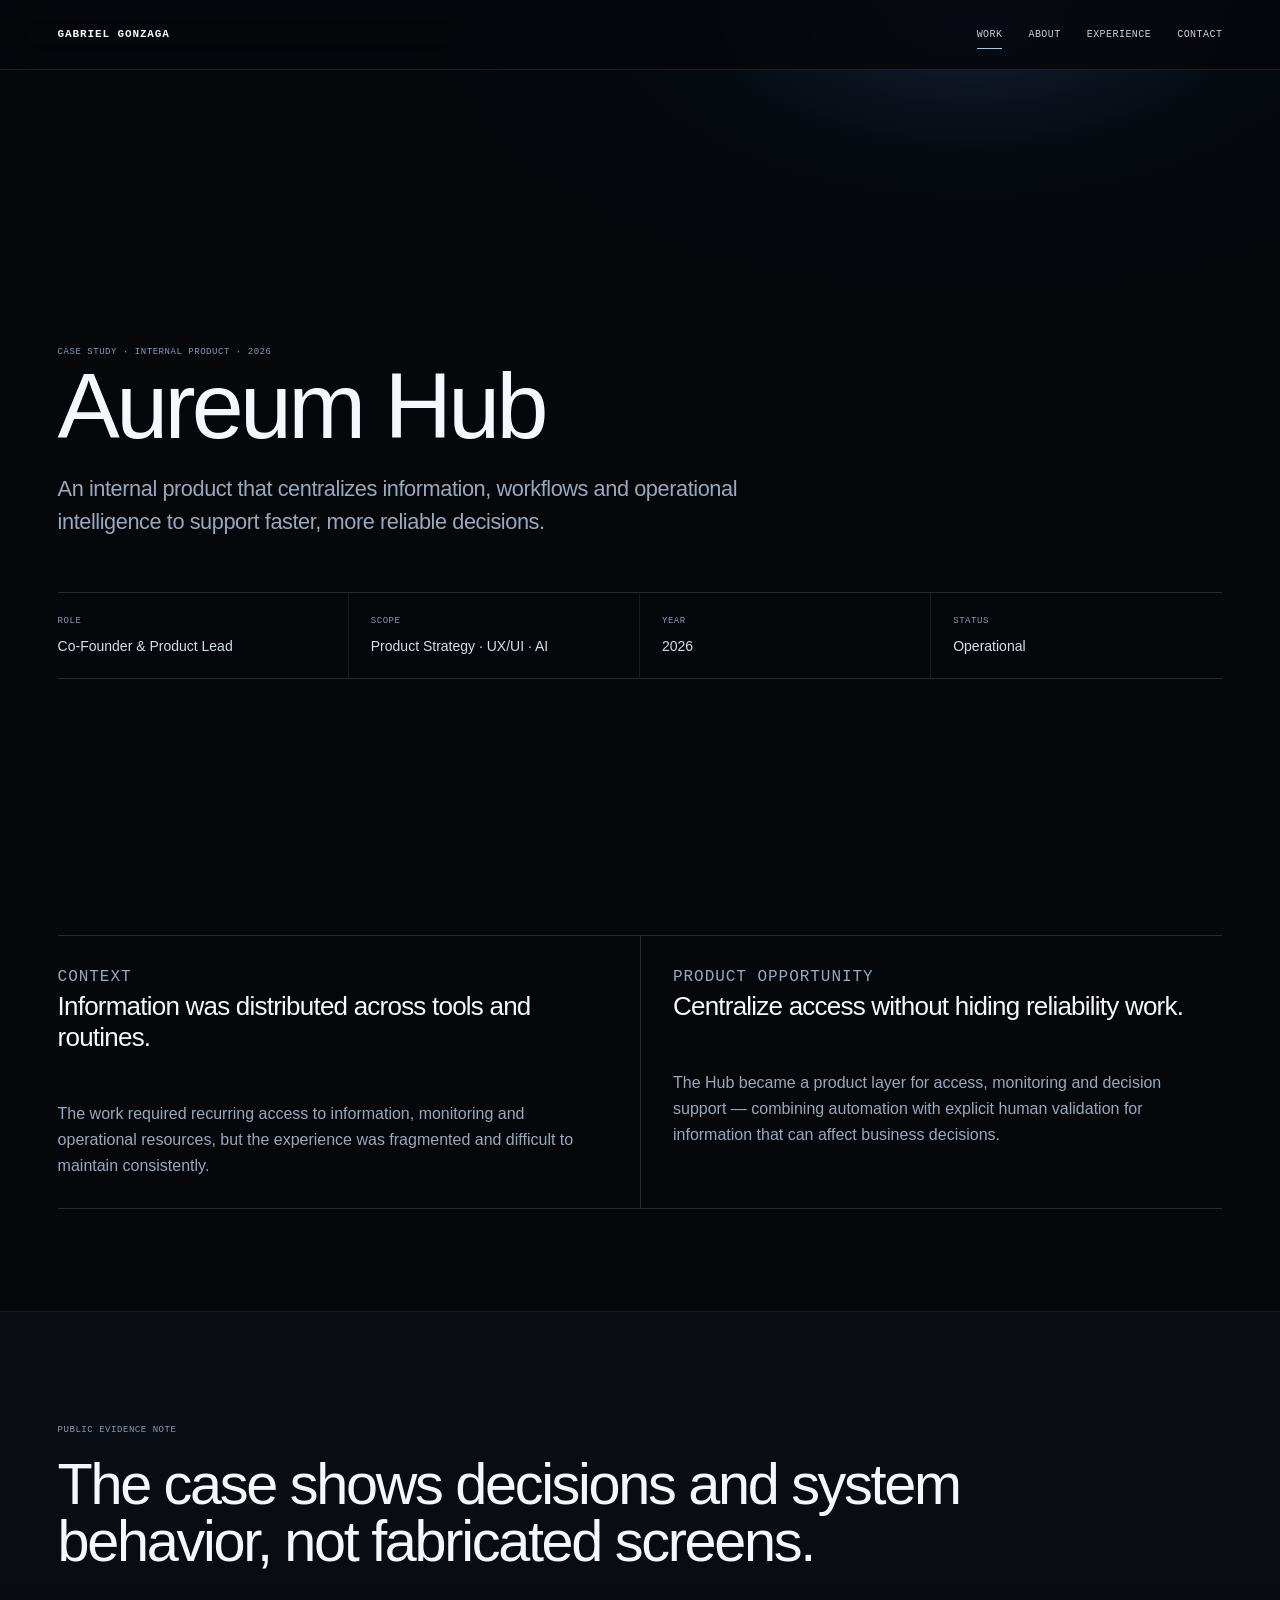
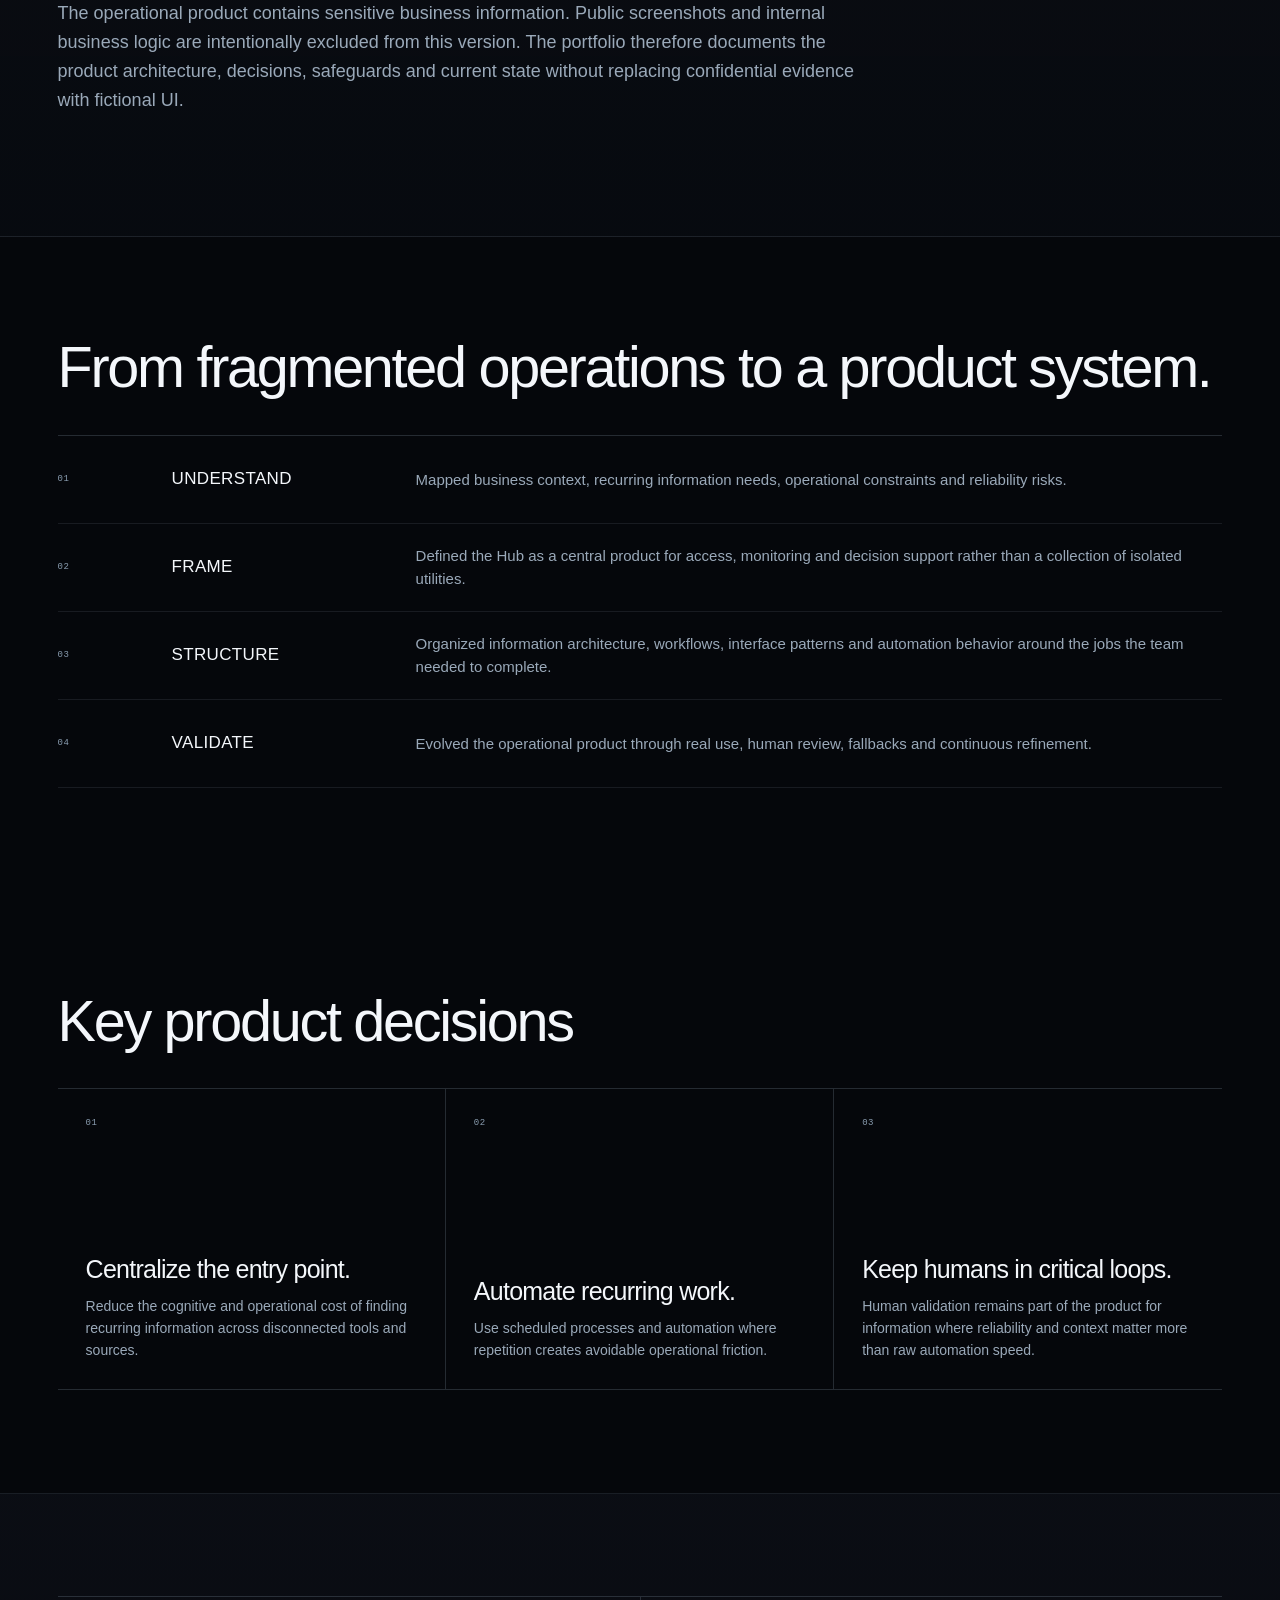
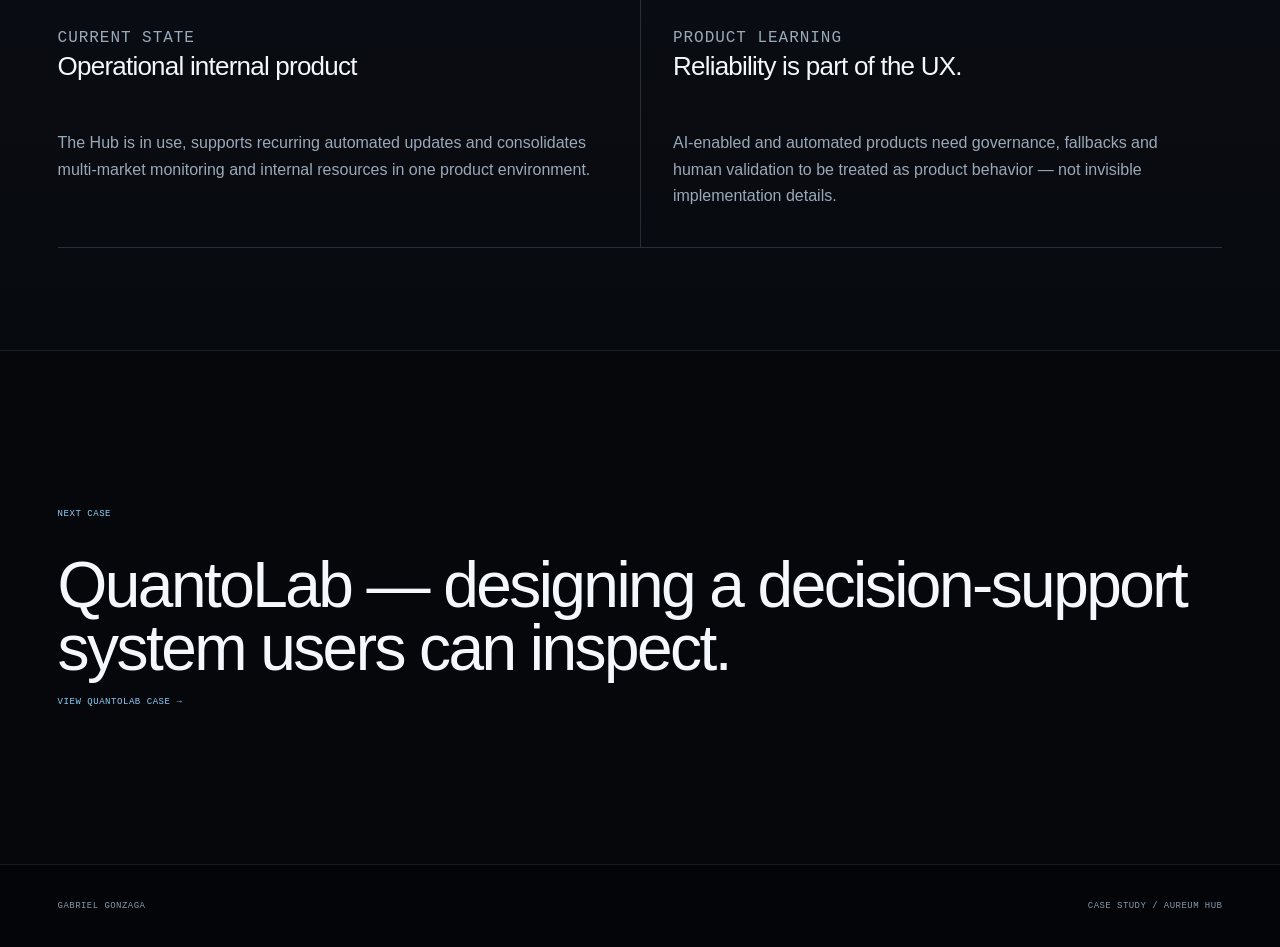
<file: work/aureum-hub/index.html>
<!doctype html>
<html lang="en">
<head>
  <meta charset="utf-8">
  <meta name="viewport" content="width=device-width, initial-scale=1">
  <meta name="description" content="Aureum Hub case study — internal product strategy, UX/UI and AI by Gabriel Gonzaga.">
  <meta name="theme-color" content="#05070b">
  <link rel="canonical" href="https://gabrielgonzagasilva.github.io/GabrielGonzaga-portfolio/work/aureum-hub/">
  <link rel="icon" href="../../assets/favicon.svg" type="image/svg+xml">
  <meta property="og:title" content="Aureum Hub — Case Study — Gabriel Gonzaga">
  <meta property="og:description" content="An internal product for information, workflows and operational intelligence, designed with reliability and human validation in mind.">
  <meta property="og:type" content="article">
  <title>Aureum Hub — Case Study — Gabriel Gonzaga</title>
  <link rel="stylesheet" href="../../assets/styles.css">
  <link rel="stylesheet" href="../../assets/aureum-case.css">
  <script src="../../assets/main.js" defer></script>
</head>
<body data-root="../../" data-page="Aureum Hub">
<a class="skip-link" href="#main">Skip to content</a>
<div class="page" data-atmosphere="case"><div class="atmosphere" aria-hidden="true"></div><div data-site-header></div>
<main id="main">
  <article>
    <section class="section"><div class="section-inner hero"><p class="eyebrow">CASE STUDY · INTERNAL PRODUCT · 2026</p><h1 class="case-title">Aureum Hub</h1><p class="hero-copy">An internal product that centralizes information, workflows and operational intelligence to support faster, more reliable decisions.</p><div class="case-meta"><div class="case-meta-item"><div class="meta-label">ROLE</div><div class="meta-value">Co-Founder & Product Lead</div></div><div class="case-meta-item"><div class="meta-label">SCOPE</div><div class="meta-value">Product Strategy · UX/UI · AI</div></div><div class="case-meta-item"><div class="meta-label">YEAR</div><div class="meta-value">2026</div></div><div class="case-meta-item"><div class="meta-label">STATUS</div><div class="meta-value">Operational</div></div></div></div></section>

    <section class="section"><div class="section-inner"><div class="two-columns"><div class="info-block"><p class="eyebrow">CONTEXT</p><h3>Information was distributed across tools and routines.</h3><p>The work required recurring access to information, monitoring and operational resources, but the experience was fragmented and difficult to maintain consistently.</p></div><div class="info-block"><p class="eyebrow">PRODUCT OPPORTUNITY</p><h3>Centralize access without hiding reliability work.</h3><p>The Hub became a product layer for access, monitoring and decision support — combining automation with explicit human validation for information that can affect business decisions.</p></div></div></div></section>

    <section class="section soft-band"><div class="section-inner"><p class="eyebrow">PUBLIC EVIDENCE NOTE</p><h2 class="section-title aureum-evidence-title">The case shows decisions and system behavior, not fabricated screens.</h2><p class="body-large aureum-evidence-copy">The operational product contains sensitive business information. Public screenshots and internal business logic are intentionally excluded from this version. The portfolio therefore documents the product architecture, decisions, safeguards and current state without replacing confidential evidence with fictional UI.</p></div></section>

    <section class="section"><div class="section-inner"><h2 class="section-title">From fragmented operations to a product system.</h2><div class="process-list"><div class="process-row"><span class="step-number">01</span><strong class="step-title">UNDERSTAND</strong><span class="step-copy">Mapped business context, recurring information needs, operational constraints and reliability risks.</span></div><div class="process-row"><span class="step-number">02</span><strong class="step-title">FRAME</strong><span class="step-copy">Defined the Hub as a central product for access, monitoring and decision support rather than a collection of isolated utilities.</span></div><div class="process-row"><span class="step-number">03</span><strong class="step-title">STRUCTURE</strong><span class="step-copy">Organized information architecture, workflows, interface patterns and automation behavior around the jobs the team needed to complete.</span></div><div class="process-row"><span class="step-number">04</span><strong class="step-title">VALIDATE</strong><span class="step-copy">Evolved the operational product through real use, human review, fallbacks and continuous refinement.</span></div></div></div></section>

    <section class="section"><div class="section-inner"><h2 class="section-title">Key product decisions</h2><div class="principles-panel"><article class="principle"><span class="step-number">01</span><h3>Centralize the entry point.</h3><p>Reduce the cognitive and operational cost of finding recurring information across disconnected tools and sources.</p></article><article class="principle"><span class="step-number">02</span><h3>Automate recurring work.</h3><p>Use scheduled processes and automation where repetition creates avoidable operational friction.</p></article><article class="principle"><span class="step-number">03</span><h3>Keep humans in critical loops.</h3><p>Human validation remains part of the product for information where reliability and context matter more than raw automation speed.</p></article></div></div></section>

    <section class="section soft-band"><div class="section-inner"><div class="two-columns"><div class="info-block"><p class="eyebrow">CURRENT STATE</p><h3>Operational internal product</h3><p>The Hub is in use, supports recurring automated updates and consolidates multi-market monitoring and internal resources in one product environment.</p></div><div class="info-block"><p class="eyebrow">PRODUCT LEARNING</p><h3>Reliability is part of the UX.</h3><p>AI-enabled and automated products need governance, fallbacks and human validation to be treated as product behavior — not invisible implementation details.</p></div></div></div></section>

    <section class="section"><div class="section-inner next-project"><span class="kicker">NEXT CASE</span><h2>QuantoLab — designing a decision-support system users can inspect.</h2><a class="kicker" href="../quantolab/">VIEW QUANTOLAB CASE →</a></div></section>
  </article>
</main><div data-site-footer></div></div>
</body>
</html>
</file>
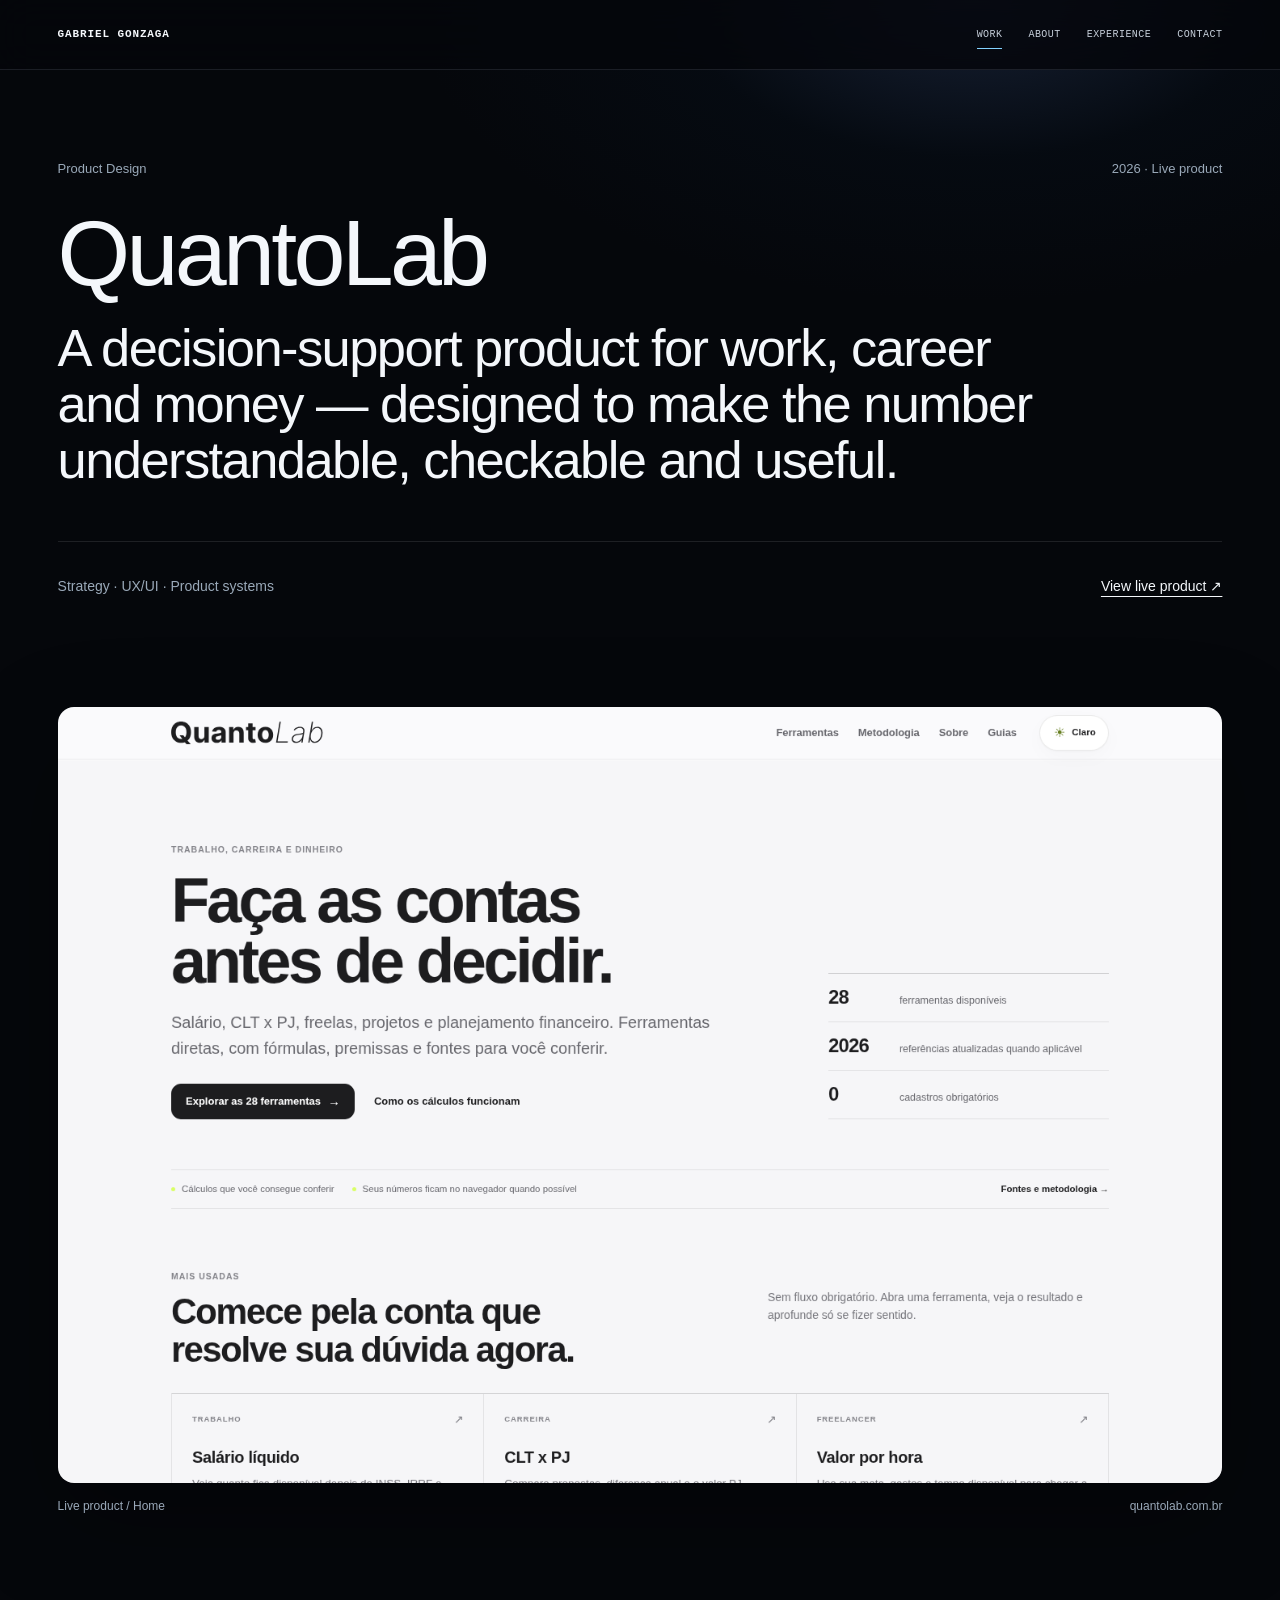
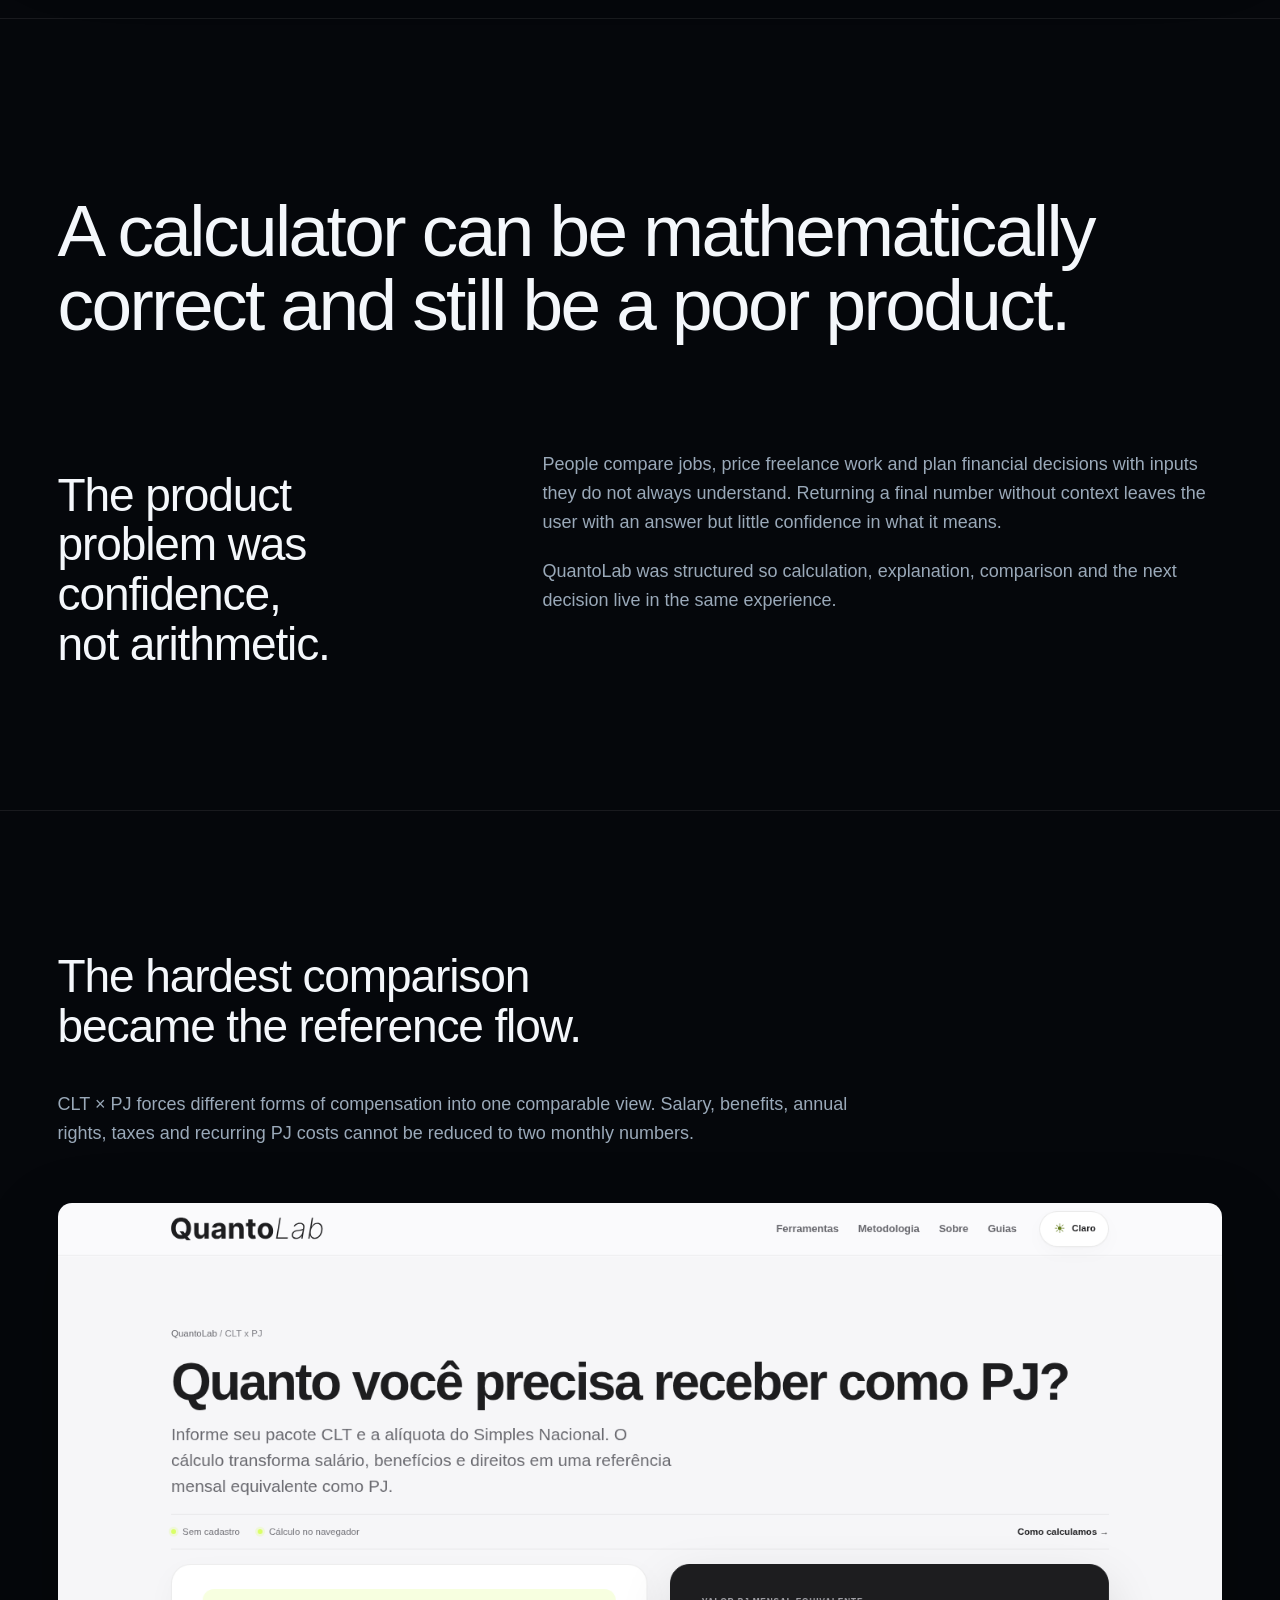
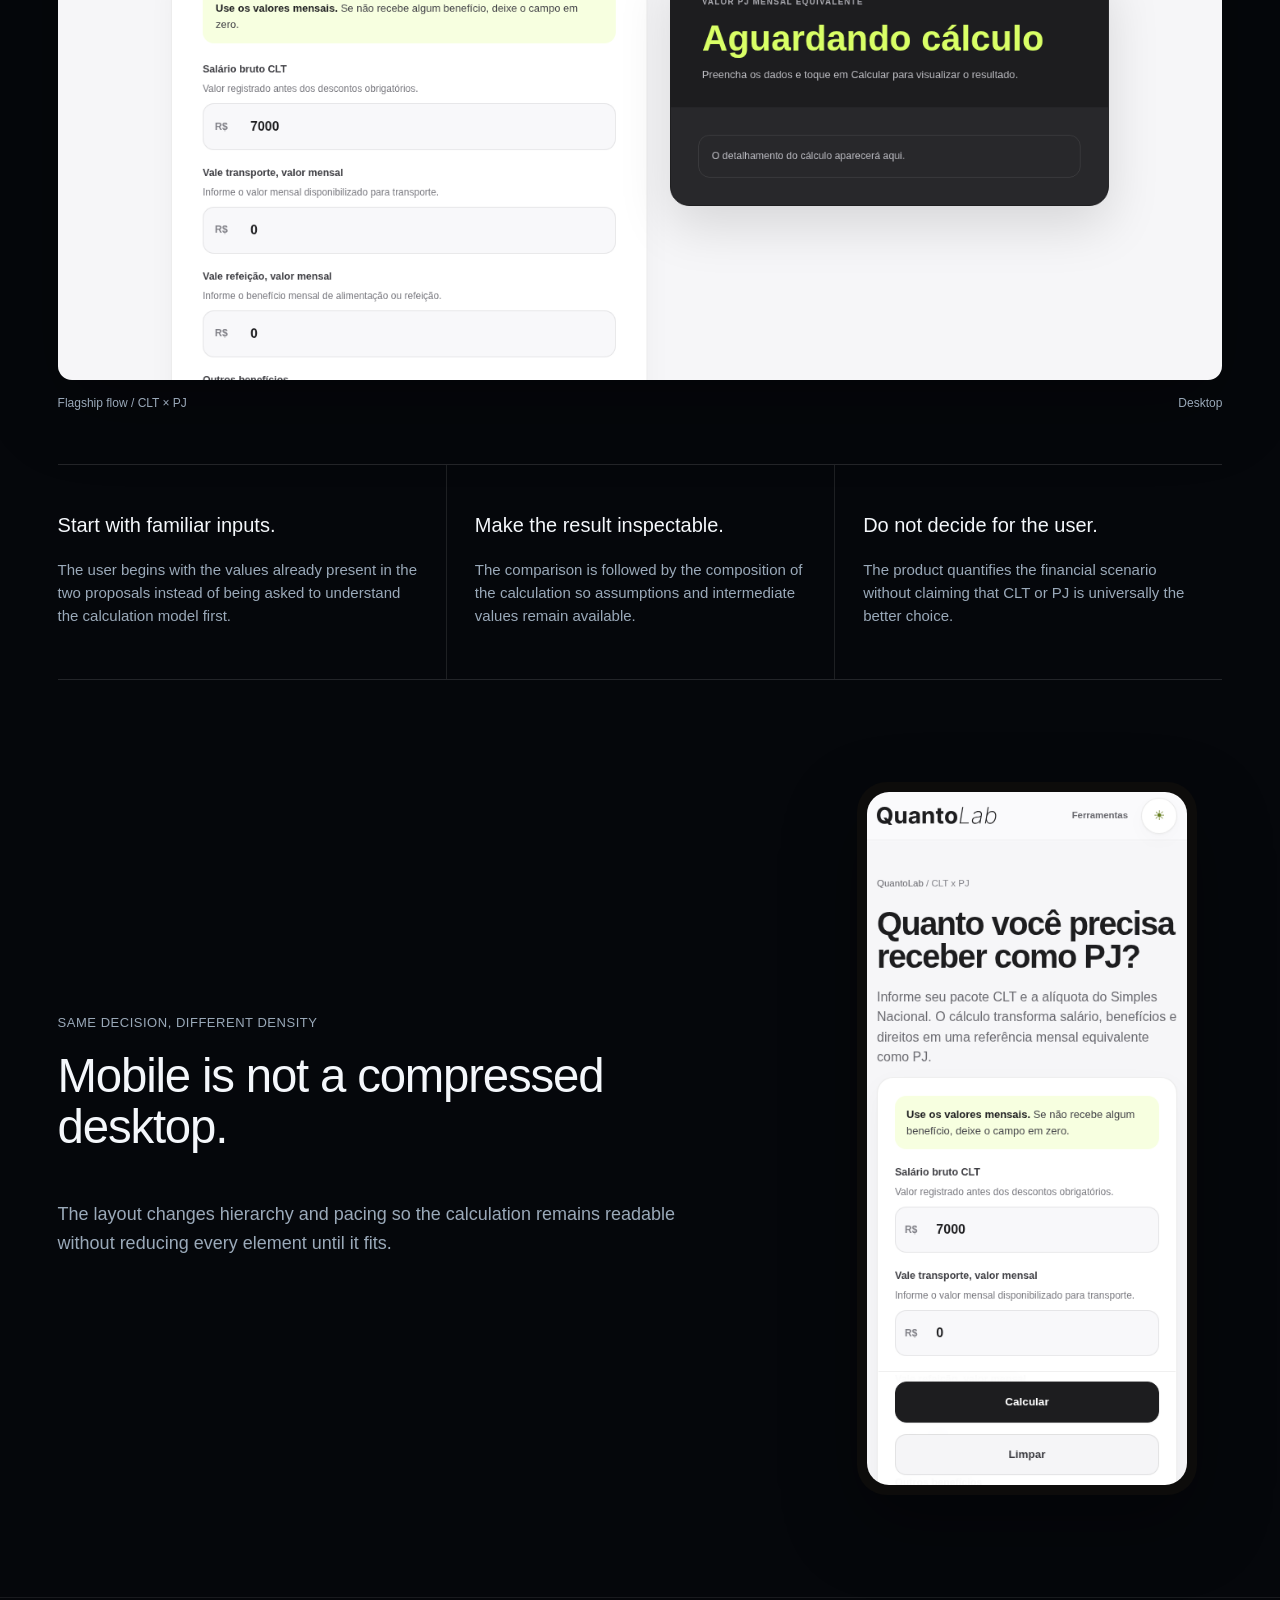
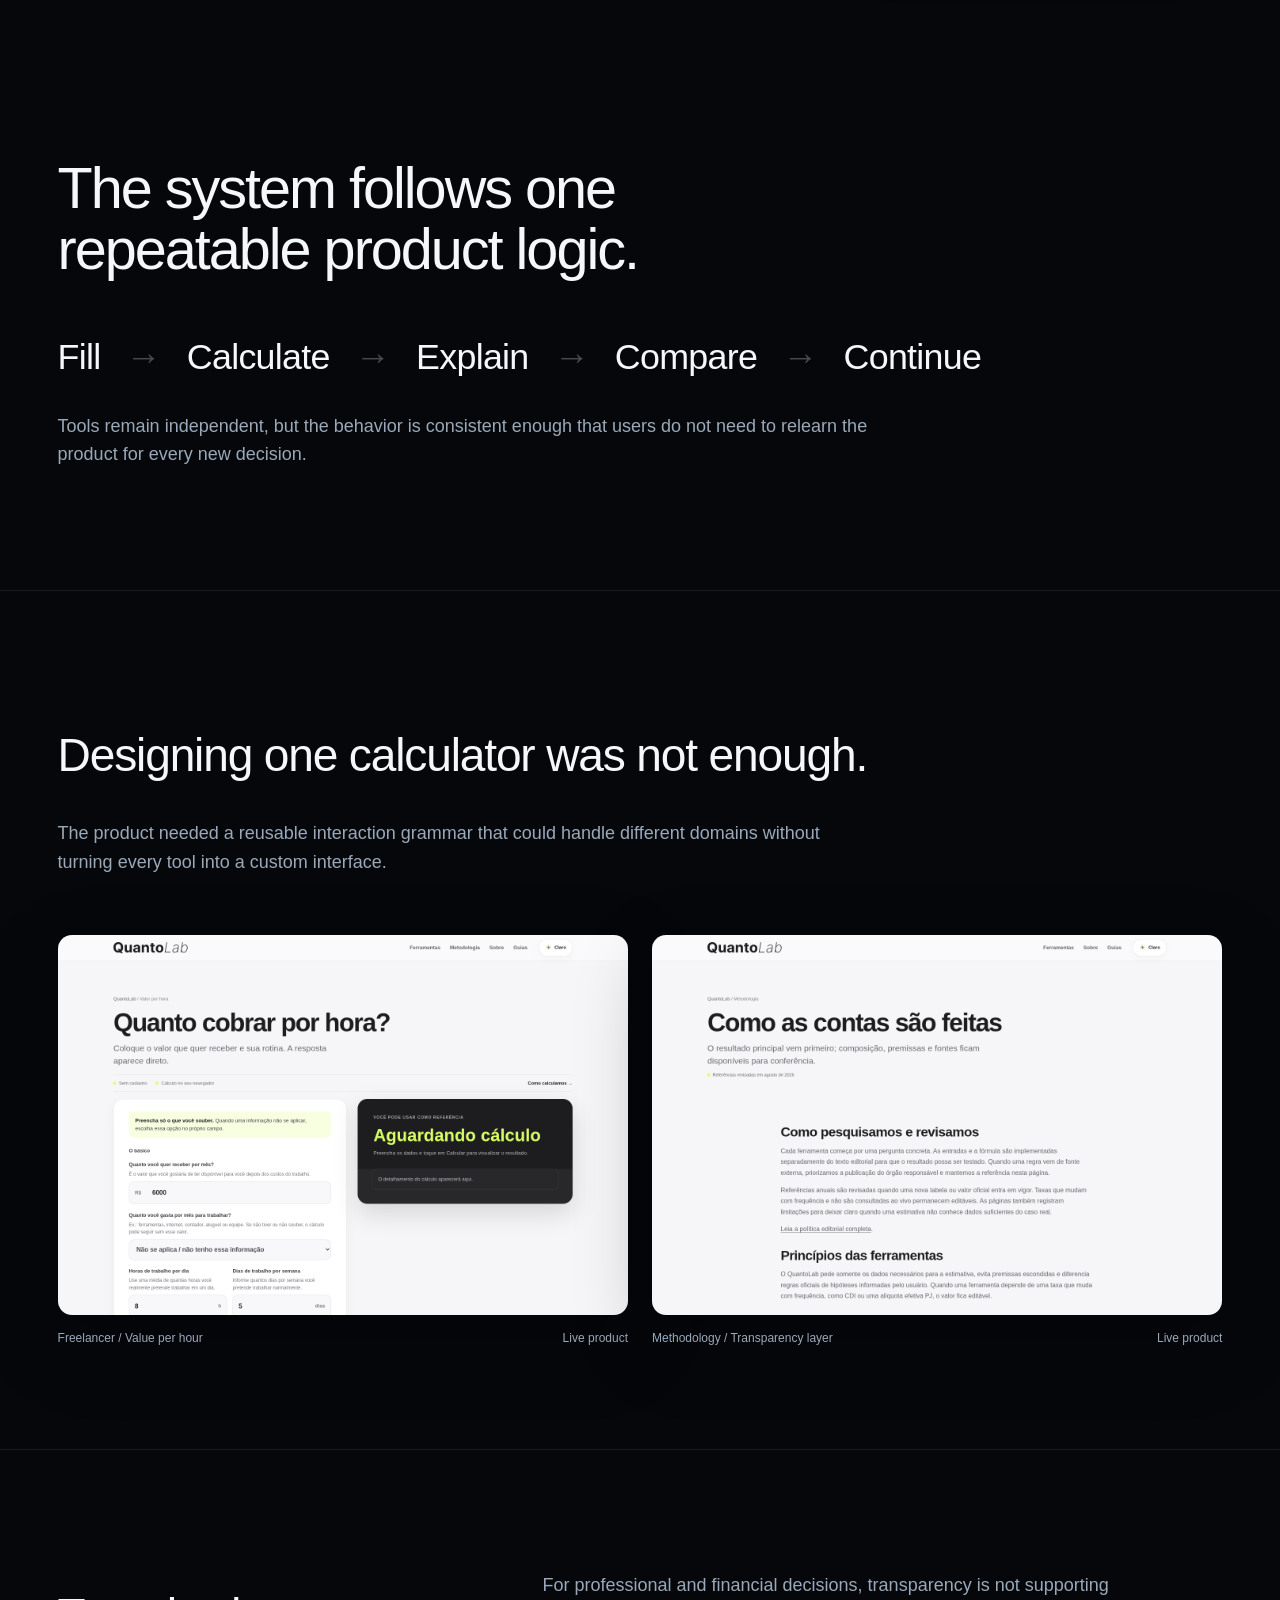
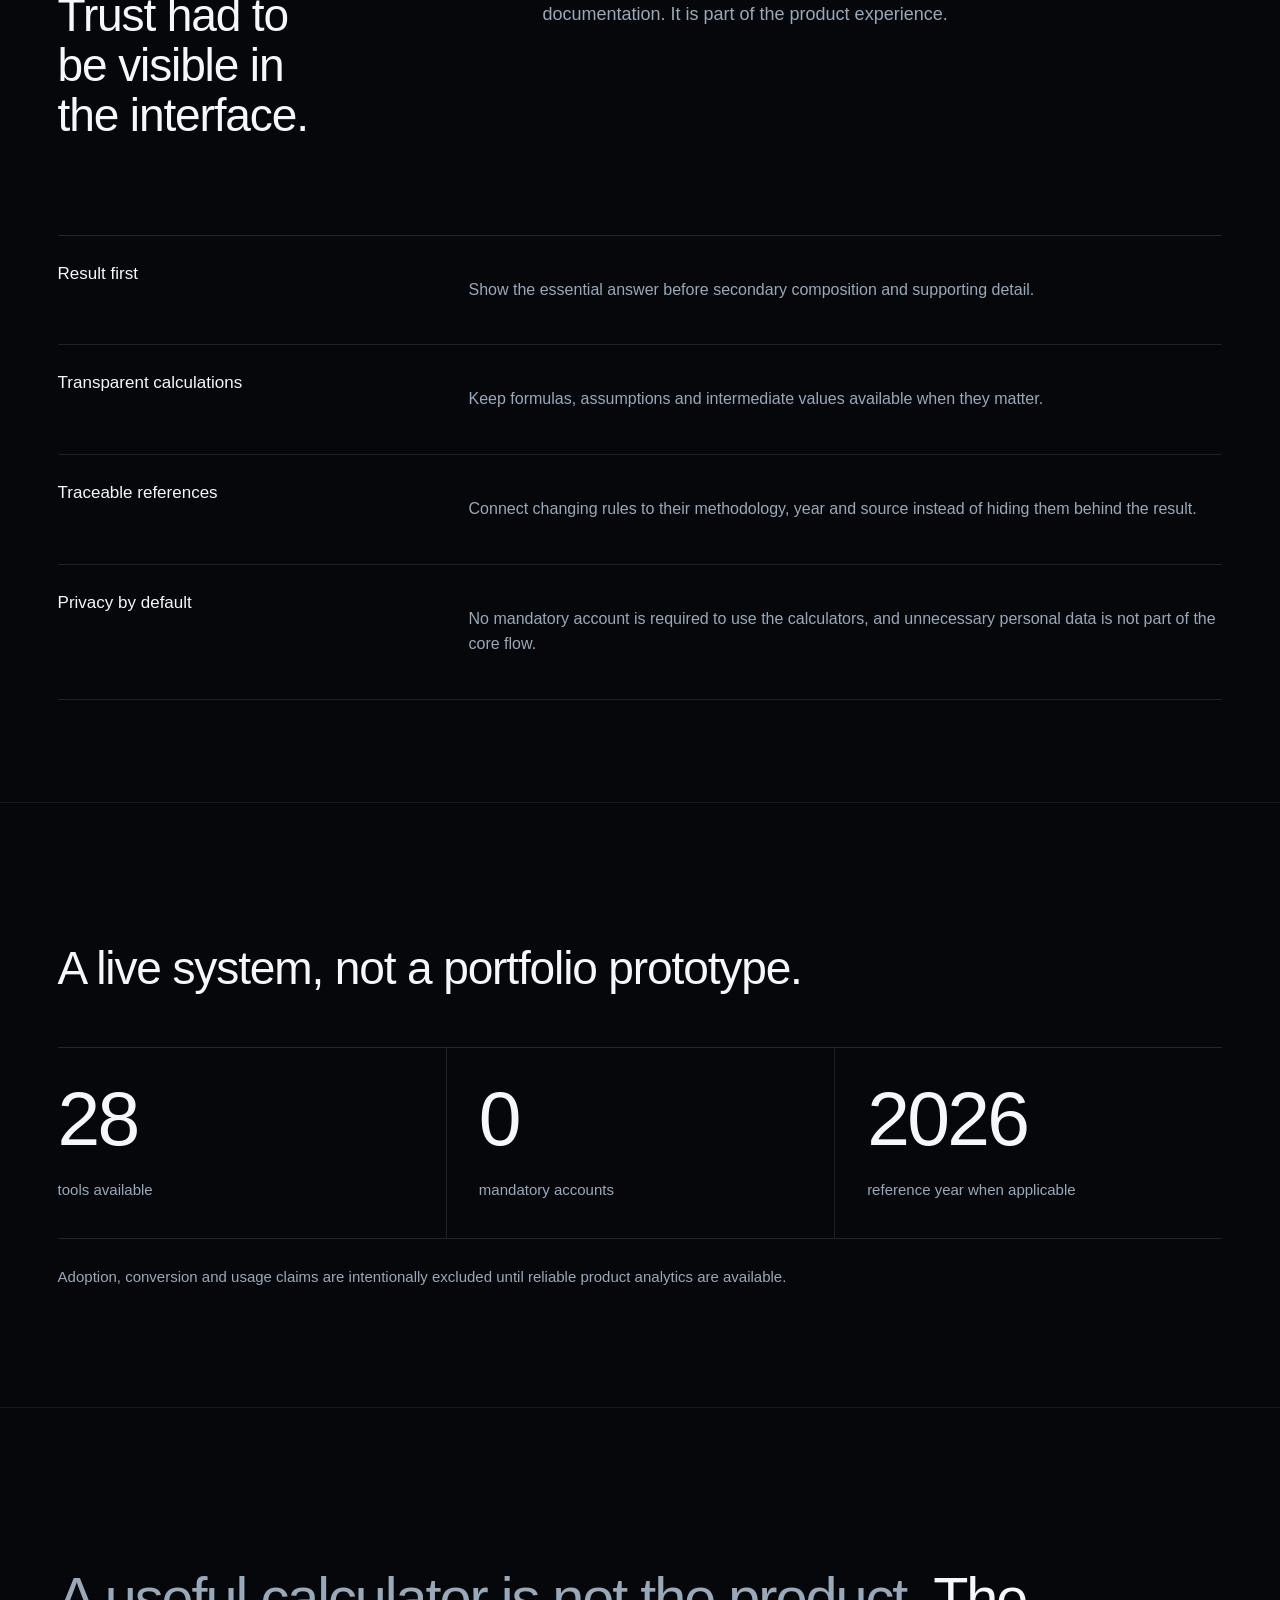
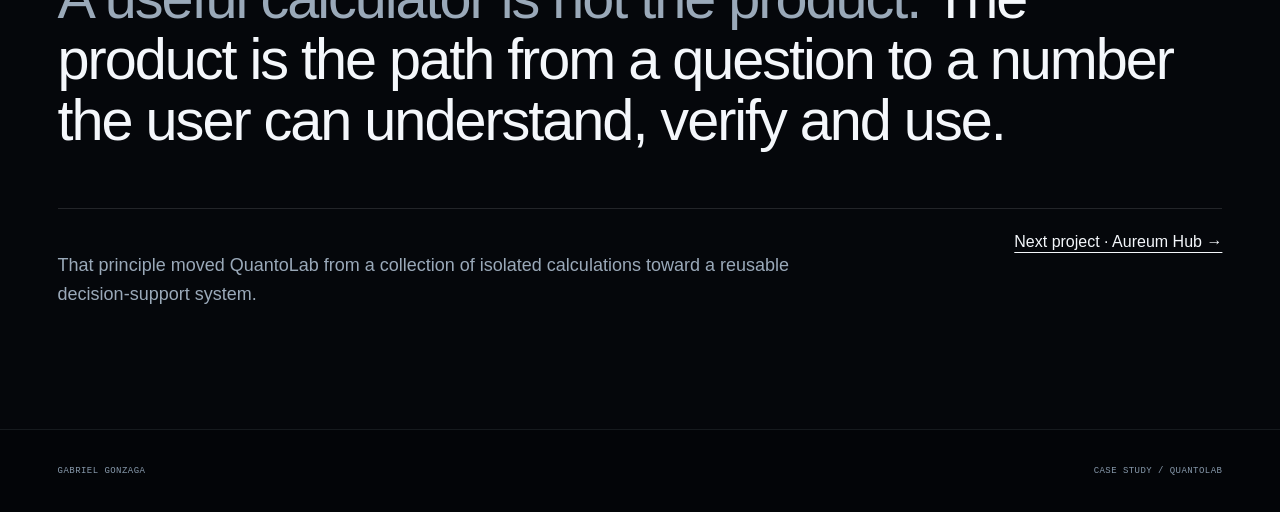
<file: work/quantolab/index.html>
<!doctype html>
<html lang="en">
<head>
  <meta charset="utf-8">
  <meta name="viewport" content="width=device-width, initial-scale=1">
  <meta name="description" content="QuantoLab case study — a decision-support product for work, career and money by Gabriel Gonzaga.">
  <meta name="theme-color" content="#05070b">
  <link rel="canonical" href="https://gabrielgonzagasilva.github.io/GabrielGonzaga-portfolio/work/quantolab/">
  <meta property="og:title" content="QuantoLab — Case Study — Gabriel Gonzaga">
  <meta property="og:description" content="A live decision-support product designed to make calculations understandable, checkable and useful.">
  <meta property="og:type" content="article">
  <title>QuantoLab — Case Study — Gabriel Gonzaga</title>
  <link rel="stylesheet" href="../../assets/styles.css">
  <link rel="stylesheet" href="../../assets/quantolab-case.css">
  <script src="../../assets/main.js" defer></script>
</head>
<body data-root="../../" data-page="QuantoLab">
<a class="skip-link" href="#main">Skip to content</a>
<div class="page ql-case" data-atmosphere="case">
  <div class="atmosphere" aria-hidden="true"></div>
  <div data-site-header></div>

  <main id="main">
    <article>
      <section class="ql-section ql-hero">
        <div class="section-inner">
          <div class="ql-hero__topline"><span>Product Design</span><span>2026 · Live product</span></div>
          <h1 class="case-title">QuantoLab</h1>
          <p class="ql-hero__statement">A decision-support product for work, career and money — designed to make the number understandable, checkable and useful.</p>
          <div class="ql-hero__footer">
            <p>Strategy · UX/UI · Product systems</p>
            <a class="ql-live-link" href="https://quantolab.com.br/" target="_blank" rel="noopener noreferrer">View live product ↗</a>
          </div>
        </div>
      </section>

      <section class="ql-section ql-product-intro" aria-label="QuantoLab live product preview">
        <div class="section-inner">
          <figure class="ql-real-media ql-product-canvas ql-real-media--hero">
            <img class="ql-real-shot" src="../../assets/quantolab/home-desktop.png" alt="Real QuantoLab home page captured from the live product" width="1440" height="960" loading="eager" decoding="async">
            <figcaption><span>Live product / Home</span><span>quantolab.com.br</span></figcaption>
          </figure>
        </div>
      </section>

      <section class="ql-section ql-challenge">
        <div class="section-inner">
          <p class="ql-editorial-statement">A calculator can be mathematically correct and still be a poor product.</p>
          <div class="ql-copy-split">
            <h2>The product problem was confidence, not arithmetic.</h2>
            <div>
              <p>People compare jobs, price freelance work and plan financial decisions with inputs they do not always understand. Returning a final number without context leaves the user with an answer but little confidence in what it means.</p>
              <p>QuantoLab was structured so calculation, explanation, comparison and the next decision live in the same experience.</p>
            </div>
          </div>
        </div>
      </section>

      <section class="ql-section ql-flagship">
        <div class="section-inner">
          <div class="ql-section-heading">
            <h2>The hardest comparison became the reference flow.</h2>
            <p>CLT × PJ forces different forms of compensation into one comparable view. Salary, benefits, annual rights, taxes and recurring PJ costs cannot be reduced to two monthly numbers.</p>
          </div>

          <figure class="ql-real-media ql-real-media--flagship">
            <img class="ql-real-shot" src="../../assets/quantolab/clt-pj-desktop.png" alt="Real QuantoLab CLT versus PJ comparison interface on desktop" width="1440" height="960" loading="lazy" decoding="async">
            <figcaption><span>Flagship flow / CLT × PJ</span><span>Desktop</span></figcaption>
          </figure>

          <div class="ql-flagship-notes">
            <div><h3>Start with familiar inputs.</h3><p>The user begins with the values already present in the two proposals instead of being asked to understand the calculation model first.</p></div>
            <div><h3>Make the result inspectable.</h3><p>The comparison is followed by the composition of the calculation so assumptions and intermediate values remain available.</p></div>
            <div><h3>Do not decide for the user.</h3><p>The product quantifies the financial scenario without claiming that CLT or PJ is universally the better choice.</p></div>
          </div>

          <div class="ql-mobile-proof">
            <div class="ql-mobile-proof__copy"><p class="ql-small-label">Same decision, different density</p><h3>Mobile is not a compressed desktop.</h3><p>The layout changes hierarchy and pacing so the calculation remains readable without reducing every element until it fits.</p></div>
            <figure class="ql-phone-proof"><img class="ql-real-shot" src="../../assets/quantolab/clt-pj-mobile.png" alt="Real QuantoLab CLT versus PJ interface on mobile" width="390" height="844" loading="lazy" decoding="async"></figure>
          </div>
        </div>
      </section>

      <section class="ql-section ql-logic">
        <div class="section-inner">
          <p class="ql-editorial-statement ql-editorial-statement--smaller">The system follows one repeatable product logic.</p>
          <div class="ql-logic-line" aria-label="QuantoLab decision flow"><span>Fill</span><i>→</i><span>Calculate</span><i>→</i><span>Explain</span><i>→</i><span>Compare</span><i>→</i><span>Continue</span></div>
          <p class="ql-logic-note">Tools remain independent, but the behavior is consistent enough that users do not need to relearn the product for every new decision.</p>
        </div>
      </section>

      <section class="ql-section ql-system">
        <div class="section-inner">
          <div class="ql-section-heading ql-section-heading--wide"><h2>Designing one calculator was not enough.</h2><p>The product needed a reusable interaction grammar that could handle different domains without turning every tool into a custom interface.</p></div>
          <div class="ql-media-pair">
            <figure class="ql-real-media"><img class="ql-real-shot" src="../../assets/quantolab/valor-hora-desktop.png" alt="Real QuantoLab value per hour calculator interface" width="1440" height="960" loading="lazy" decoding="async"><figcaption><span>Freelancer / Value per hour</span><span>Live product</span></figcaption></figure>
            <figure class="ql-real-media"><img class="ql-real-shot" src="../../assets/quantolab/metodologia-desktop.png" alt="Real QuantoLab methodology page interface" width="1440" height="960" loading="lazy" decoding="async"><figcaption><span>Methodology / Transparency layer</span><span>Live product</span></figcaption></figure>
          </div>
        </div>
      </section>

      <section class="ql-section ql-trust">
        <div class="section-inner">
          <div class="ql-copy-split ql-copy-split--trust"><h2>Trust had to be visible in the interface.</h2><p>For professional and financial decisions, transparency is not supporting documentation. It is part of the product experience.</p></div>
          <div class="ql-principle-list">
            <article><span>Result first</span><p>Show the essential answer before secondary composition and supporting detail.</p></article>
            <article><span>Transparent calculations</span><p>Keep formulas, assumptions and intermediate values available when they matter.</p></article>
            <article><span>Traceable references</span><p>Connect changing rules to their methodology, year and source instead of hiding them behind the result.</p></article>
            <article><span>Privacy by default</span><p>No mandatory account is required to use the calculators, and unnecessary personal data is not part of the core flow.</p></article>
          </div>
        </div>
      </section>

      <section class="ql-section ql-outcome">
        <div class="section-inner"><h2>A live system, not a portfolio prototype.</h2><div class="ql-outcome-line"><div><strong>28</strong><span>tools available</span></div><div><strong>0</strong><span>mandatory accounts</span></div><div><strong>2026</strong><span>reference year when applicable</span></div></div><p class="ql-outcome-note">Adoption, conversion and usage claims are intentionally excluded until reliable product analytics are available.</p></div>
      </section>

      <section class="ql-section ql-learning">
        <div class="section-inner"><p class="ql-editorial-statement ql-editorial-statement--smaller"><em>A useful calculator is not the product.</em> The product is the path from a question to a number the user can understand, verify and use.</p><div class="ql-learning__footer"><p>That principle moved QuantoLab from a collection of isolated calculations toward a reusable decision-support system.</p><a href="../aureum-hub/">Next project · Aureum Hub →</a></div></div>
      </section>
    </article>
  </main>

  <div data-site-footer></div>
</div>
</body>
</html>
</file>
<file: assets/styles.css>
:root{
  color-scheme:dark;
  --bg:#05070b;
  --bg-soft:#080b11;
  --panel:#0d1118;
  --panel-2:#111824;
  --panel-3:#0a121d;
  --deep:#0c4e8c;
  --deep-2:#0b2d50;
  --blue:#6f9fff;
  --sky:#83d2ff;
  --ice:#cfe8ff;
  --text:#f4f7fb;
  --muted:#9aa9b9;
  --muted-2:#718398;
  --success:#80d47a;
  --focus:#a9dcff;
  --line:rgba(207,226,255,.16);
  --line-soft:rgba(207,226,255,.09);
  --max:1540px;
  --gutter:clamp(20px,4.5vw,72px);
  --header-height:70px;
  --radius-sm:12px;
  --radius-md:16px;
  --radius-lg:24px;
  --sans:"Avenir Next","Helvetica Neue",Helvetica,Arial,sans-serif;
  --mono:"SFMono-Regular",Consolas,"Liberation Mono",monospace;
  --ease:cubic-bezier(.16,1,.3,1);
}

*{box-sizing:border-box}
html{scroll-behavior:smooth;background:var(--bg);scrollbar-color:#345f88 var(--bg);scrollbar-width:thin}
body{margin:0;min-width:320px;background:var(--bg);color:var(--text);font-family:var(--sans);-webkit-font-smoothing:antialiased;text-rendering:optimizeLegibility;overflow-x:hidden}
body::-webkit-scrollbar,*::-webkit-scrollbar{width:10px;height:10px}
body::-webkit-scrollbar-track,*::-webkit-scrollbar-track{background:var(--bg)}
body::-webkit-scrollbar-thumb,*::-webkit-scrollbar-thumb{background:#345f88;border:3px solid var(--bg);border-radius:999px}
::selection{background:var(--sky);color:#06101a}
img,svg{display:block;max-width:100%}
a{color:inherit;text-decoration:none}
a,button{-webkit-tap-highlight-color:transparent}
button,input,select,textarea{font:inherit}
button{color:inherit}
:where(a,button):focus-visible{outline:2px solid var(--focus);outline-offset:5px;border-radius:4px}
:where(section,footer,[id]){scroll-margin-top:88px}
[hidden]{display:none!important}

.skip-link{position:fixed;z-index:2000;left:18px;top:10px;transform:translateY(-160%);padding:11px 14px;border-radius:8px;background:var(--text);color:#07101a;font:600 12px/1 var(--sans);transition:transform .2s var(--ease)}
.skip-link:focus{transform:translateY(0)}

.page{position:relative;min-height:100svh;isolation:isolate;background:var(--bg)}
.atmosphere{position:absolute;inset:0 0 auto;height:min(760px,74vh);z-index:-1;pointer-events:none;background:radial-gradient(62% 66% at 82% 0%,rgba(111,159,255,.20),rgba(33,91,153,.12) 35%,transparent 72%),linear-gradient(180deg,#07111d 0%,rgba(5,7,11,0) 88%)}
[data-atmosphere="about"] .atmosphere{background:radial-gradient(62% 70% at 18% 8%,rgba(111,159,255,.18),rgba(11,45,80,.11) 40%,transparent 74%)}
[data-atmosphere="experience"] .atmosphere{background:radial-gradient(58% 68% at 72% 4%,rgba(131,210,255,.16),rgba(12,78,140,.08) 40%,transparent 73%)}
[data-atmosphere="case"] .atmosphere{height:min(620px,64vh);background:radial-gradient(60% 72% at 76% 0%,rgba(111,159,255,.17),rgba(11,45,80,.09) 38%,transparent 73%)}

.site-header{height:var(--header-height);position:fixed;inset:0 0 auto;z-index:100;border-bottom:1px solid rgba(207,226,255,.11);background:rgba(5,7,11,.84);backdrop-filter:blur(18px) saturate(125%)}
.header-inner,.footer-inner,.section-inner{width:min(var(--max),calc(100% - (var(--gutter) * 2)));margin-inline:auto}
.header-inner{height:100%;display:flex;align-items:center;justify-content:space-between;gap:28px}
.brand{min-height:44px;display:flex;align-items:center;font:600 11px/1 var(--mono);letter-spacing:.08em;text-transform:uppercase}
.desktop-nav{display:flex;align-items:center;gap:26px}
.desktop-nav a{position:relative;min-height:44px;display:flex;align-items:center;font:500 10px/1 var(--mono);letter-spacing:.045em;text-transform:uppercase;color:#c7d0db}
.desktop-nav a::after{content:"";position:absolute;left:0;right:0;bottom:8px;height:1px;background:var(--sky);transform:scaleX(0);transform-origin:right;transition:transform .28s var(--ease)}
.desktop-nav a:hover::after,.desktop-nav a[aria-current="page"]::after,.desktop-nav a:focus-visible::after{transform:scaleX(1);transform-origin:left}
.mobile-menu-button{display:none;min-width:68px;min-height:44px;padding:0 12px;border:1px solid var(--line);border-radius:var(--radius-sm);background:rgba(13,17,24,.82);font:500 9px/1 var(--mono);letter-spacing:.06em;text-transform:uppercase}
.mobile-panel{position:absolute;top:calc(var(--header-height) - 1px);left:0;right:0;border-bottom:1px solid var(--line);background:rgba(5,7,11,.97);backdrop-filter:blur(18px)}
.mobile-panel nav{width:min(var(--max),calc(100% - (var(--gutter) * 2)));margin-inline:auto;padding:18px 0 24px;display:grid}
.mobile-panel a{min-height:52px;display:flex;align-items:center;border-bottom:1px solid var(--line-soft);font-size:18px;letter-spacing:-.02em}
.mobile-panel a:last-child{border-bottom:0}

main{padding-top:var(--header-height)}
.section{position:relative;padding:clamp(76px,8vw,120px) 0}
.section.compact,.section-inner.compact{padding-top:0}
.section-inner{position:relative}
.hero{min-height:clamp(430px,62vh,690px);display:flex;flex-direction:column;justify-content:flex-end;padding-bottom:clamp(24px,4vw,54px)}
.page-title,.case-title{margin:0;font-size:clamp(62px,8.4vw,128px);line-height:.84;letter-spacing:-.04em;font-weight:500;text-wrap:balance}
.case-title{font-size:clamp(58px,7.3vw,108px)}
.hero-copy{margin:28px 0 0;max-width:780px;color:var(--muted);font-size:clamp(18px,1.7vw,25px);line-height:1.48;letter-spacing:-.02em}
.hero-subtitle{margin:28px 0 0;max-width:920px;color:var(--ice);font-size:clamp(26px,3.4vw,50px);line-height:1.08;letter-spacing:-.035em}
.eyebrow,.kicker,.card-meta,.meta-label,.step-number,.label-line,.cap-label,.work-index,.work-year{font:500 9px/1.35 var(--mono);letter-spacing:.06em;text-transform:uppercase;color:#899caf}
.section-title{margin:0;font-size:clamp(34px,4.5vw,66px);line-height:1;letter-spacing:-.04em;font-weight:500;text-wrap:balance}
.section-title.italic{font-style:normal;color:var(--ice)}
.body-large{max-width:820px;color:var(--muted);font-size:18px;line-height:1.62}
.muted{color:var(--muted)}
.soft-band{background:linear-gradient(180deg,rgba(13,17,24,.66),rgba(8,11,17,.72));border-block:1px solid var(--line-soft)}

.filter-row{display:flex;gap:8px;flex-wrap:wrap;margin-top:28px}
.filter-chip{min-height:44px;padding:0 13px;border:1px solid var(--line);border-radius:999px;background:transparent;color:#b8c7d5;font:500 9px/1 var(--mono);letter-spacing:.05em;text-transform:uppercase;transition:background .2s var(--ease),border-color .2s var(--ease),color .2s var(--ease)}
.filter-chip:hover,.filter-chip[aria-pressed="true"]{background:rgba(131,210,255,.09);border-color:rgba(169,220,255,.42);color:var(--ice)}

.project-grid{display:grid;grid-template-columns:repeat(2,minmax(0,1fr));gap:18px}
.project-card{min-height:470px;padding:28px;border:1px solid var(--line-soft);border-radius:var(--radius-md);background:linear-gradient(180deg,rgba(17,24,36,.72),rgba(8,11,17,.88));display:flex;flex-direction:column;gap:18px;overflow:hidden;transition:transform .38s var(--ease),border-color .28s var(--ease),background .28s var(--ease)}
a.project-card:hover{transform:translateY(-4px);border-color:rgba(131,210,255,.28);background:linear-gradient(180deg,rgba(18,28,43,.80),rgba(8,11,17,.94))}
.card-top{display:flex;align-items:center;justify-content:space-between;gap:18px}
.project-visual{min-height:260px;border:1px solid var(--line-soft);border-radius:var(--radius-sm);background:radial-gradient(80% 95% at 70% 15%,rgba(111,159,255,.26),transparent 56%),linear-gradient(145deg,#0a1522,#070a0f 68%);overflow:hidden}
.project-visual img{width:100%;height:100%;object-fit:cover}
.project-card h3{margin:auto 0 0;font-size:clamp(30px,3.2vw,48px);line-height:.96;letter-spacing:-.035em;font-weight:500}
.project-card p{margin:0;max-width:520px;color:var(--muted);font-size:15px;line-height:1.55}
.more-work{margin-top:34px;border-top:1px solid var(--line)}
.work-row{min-height:76px;display:grid;grid-template-columns:74px minmax(200px,1.2fr) minmax(160px,.8fr) auto;gap:20px;align-items:center;border-bottom:1px solid var(--line-soft)}
.work-title{font-size:20px;letter-spacing:-.02em}
.work-meta{color:var(--muted);font-size:14px}
.next-project{padding-block:clamp(24px,3vw,48px)}
.next-project h2{margin:18px 0 0;font-size:clamp(38px,5vw,72px);line-height:.98;letter-spacing:-.04em;font-weight:500}
.next-project .kicker{display:inline-flex;min-height:44px;align-items:center;color:var(--sky)}

.profile-grid{display:grid;grid-template-columns:minmax(280px,480px) minmax(0,700px);gap:clamp(42px,7vw,110px);align-items:center}
.profile-photo{width:100%;aspect-ratio:6/7;object-fit:cover;object-position:50% 43%;border-radius:var(--radius-sm);border:1px solid var(--line-soft);background:var(--panel);filter:grayscale(1)}
.profile-copy{display:flex;flex-direction:column;gap:22px}
.profile-name{margin:0;font-size:clamp(40px,5.1vw,72px);line-height:.96;letter-spacing:-.04em;font-weight:500}
.profile-role{margin:0;color:var(--ice);font-size:clamp(21px,2vw,30px);line-height:1.3;letter-spacing:-.025em}
.profile-copy p{margin:0}
.principles-panel{margin-top:38px;display:grid;grid-template-columns:repeat(3,1fr);border-block:1px solid var(--line)}
.principle{min-height:300px;padding:28px;border-right:1px solid var(--line);display:flex;flex-direction:column}
.principle:last-child{border-right:0}
.principle h3{margin:auto 0 14px;font-size:25px;line-height:1.05;letter-spacing:-.03em;font-weight:500}
.principle p{margin:0;color:var(--muted);font-size:14px;line-height:1.55}
.contact-inline{display:flex;flex-wrap:wrap;gap:24px;margin-top:28px}
.contact-inline a,.contact-inline span{min-height:44px;display:flex;align-items:center;font:500 10px/1 var(--mono);letter-spacing:.05em;text-transform:uppercase;border-bottom:1px solid var(--line)}
.contact-inline span{color:var(--muted-2)}

.timeline{margin-top:38px;border-top:1px solid var(--line)}
.timeline-row{display:grid;grid-template-columns:170px minmax(210px,.8fr) minmax(0,1.2fr);gap:36px;padding:34px 0;border-bottom:1px solid var(--line-soft)}
.timeline-role h3{margin:0 0 7px;font-size:24px;font-weight:500;letter-spacing:-.025em}
.timeline-role p,.timeline-copy{margin:0;color:var(--muted);font-size:15px;line-height:1.55}
.education-grid{margin-top:36px;display:grid;grid-template-columns:1fr 1fr;border-block:1px solid var(--line)}
.education-block{min-height:250px;padding:28px 28px 28px 0}
.education-block+ .education-block{border-left:1px solid var(--line);padding-left:28px}
.education-block h3{margin:0 0 40px;font-size:26px;font-weight:500;letter-spacing:-.03em}
.education-block p{margin:0;color:var(--muted);font-size:15px;line-height:1.7}
.capabilities{display:grid;grid-template-columns:repeat(3,1fr);border-block:1px solid var(--line)}
.capabilities>div{padding:28px;border-right:1px solid var(--line)}
.capabilities>div:first-child{padding-left:0}.capabilities>div:last-child{border-right:0}
.capability-list{list-style:none;padding:0;margin:22px 0 0;color:var(--muted);font-size:16px;line-height:1.9}
.resume-cta{display:flex;align-items:end;justify-content:space-between;gap:36px}
.resume-cta h2{margin:0;font-size:clamp(34px,4.5vw,64px);letter-spacing:-.04em;font-weight:500}
.resume-cta .kicker{color:var(--muted-2)}

.case-meta{margin-top:54px;display:grid;grid-template-columns:repeat(4,1fr);border-block:1px solid var(--line)}
.case-meta-item{padding:22px 22px 22px 0;border-right:1px solid var(--line-soft)}
.case-meta-item+ .case-meta-item{padding-left:22px}
.case-meta-item:last-child{border-right:0}
.meta-value{margin-top:9px;color:#d5dfe8;font-size:14px;line-height:1.45}
.glass{background:transparent;backdrop-filter:none}
.two-columns{display:grid;grid-template-columns:1fr 1fr;border-block:1px solid var(--line)}
.info-block{min-height:250px;padding:28px 32px 28px 0}
.info-block+ .info-block{border-left:1px solid var(--line);padding-left:32px}
.info-block h3{margin:0 0 48px;font-size:26px;font-weight:500;letter-spacing:-.03em}
.info-block p{margin:0;color:var(--muted);font-size:16px;line-height:1.65}
.process-list{margin-top:38px;border-top:1px solid var(--line)}
.process-row{min-height:88px;display:grid;grid-template-columns:90px 220px minmax(0,1fr);gap:24px;align-items:center;border-bottom:1px solid var(--line-soft)}
.step-title{font-size:17px;font-weight:500;letter-spacing:.02em}
.step-copy{color:var(--muted);font-size:15px;line-height:1.55}
.solution-copy{max-width:820px;margin:28px 0 0;color:var(--muted);font-size:16px;line-height:1.65}
.product-scene,.solution-visuals,.solution-placeholder{display:none}

.site-footer{border-top:1px solid var(--line-soft);background:#030508}
.footer-inner{min-height:82px;display:flex;align-items:center;justify-content:space-between;gap:24px}
.footer-label{font:500 9px/1 var(--mono);letter-spacing:.05em;text-transform:uppercase;color:#8799ab}

@media (max-width:1024px){
  .desktop-nav{gap:18px}
  .page-title{font-size:clamp(58px,10vw,96px)}
  .hero{min-height:520px}
  .project-grid{grid-template-columns:1fr}
  .profile-grid{grid-template-columns:300px minmax(0,1fr);gap:44px}
  .principles-panel{grid-template-columns:1fr}
  .principle{min-height:210px;border-right:0;border-bottom:1px solid var(--line)}
  .principle:last-child{border-bottom:0}
  .timeline-row{grid-template-columns:140px 220px minmax(0,1fr);gap:24px}
  .case-meta{grid-template-columns:repeat(2,1fr)}
  .case-meta-item:nth-child(2){border-right:0}.case-meta-item:nth-child(n+3){border-top:1px solid var(--line-soft)}
}

@media (max-width:767px){
  :root{--header-height:62px;--gutter:20px}
  .desktop-nav{display:none}
  .mobile-menu-button{display:flex;align-items:center;justify-content:center}
  .brand{font-size:9px}
  .atmosphere{height:520px;background:radial-gradient(88% 56% at 78% 0%,rgba(111,159,255,.17),rgba(11,45,80,.08) 38%,transparent 74%)}
  .section{padding:76px 0}
  .hero{min-height:430px;padding-bottom:12px}
  .page-title,.case-title{font-size:clamp(50px,16vw,76px);line-height:.88}
  .hero-copy{font-size:18px;line-height:1.5}
  .hero-subtitle{font-size:30px}
  .section-title{font-size:40px}
  .project-card{min-height:410px;padding:22px}.project-visual{min-height:220px}
  .card-top{align-items:flex-start}.card-top .card-meta:last-child{text-align:right}
  .work-row{grid-template-columns:42px 1fr auto;gap:12px;padding:20px 0}.work-meta{grid-column:2/4}.work-title{font-size:18px}
  .profile-grid{grid-template-columns:1fr}.profile-photo{max-width:none;aspect-ratio:5/6}.profile-copy{gap:18px}
  .principle{padding:24px 0}
  .timeline-row{grid-template-columns:1fr;gap:12px;padding:28px 0}
  .education-grid,.capabilities,.two-columns{grid-template-columns:1fr}
  .education-block,.education-block+ .education-block,.capabilities>div,.info-block,.info-block+ .info-block{padding:24px 0;border-left:0;border-right:0;border-bottom:1px solid var(--line-soft)}
  .education-block:last-child,.capabilities>div:last-child,.info-block:last-child{border-bottom:0}
  .resume-cta{display:block}.resume-cta .kicker{margin-top:22px}
  .case-meta{grid-template-columns:1fr;margin-top:42px}
  .case-meta-item,.case-meta-item+ .case-meta-item{padding:18px 0;border-right:0;border-top:1px solid var(--line-soft)}.case-meta-item:first-child{border-top:0}
  .process-row{grid-template-columns:44px 1fr;gap:12px;padding:20px 0}.step-copy{grid-column:2}
  .footer-inner{min-height:72px;align-items:flex-start;justify-content:center;flex-direction:column;gap:8px;padding-block:18px}
}

@media (max-width:430px){
  :root{--gutter:18px}
  .section{padding:68px 0}
  .filter-chip{min-width:52px}
  .project-card{padding:20px}
}

@media (prefers-reduced-motion:reduce){
  html{scroll-behavior:auto}
  *,*::before,*::after{animation-duration:.01ms!important;animation-iteration-count:1!important;transition-duration:.01ms!important;scroll-behavior:auto!important}
}

@media (forced-colors:active){
  .atmosphere{display:none}
  :where(a,button):focus-visible{outline:2px solid CanvasText}
}
</file>
<file: assets/home.css>
body[data-page="Home"]{background:var(--bg)}
.home-page{overflow:clip;background:var(--bg)}
.home-shell{width:min(var(--max),calc(100% - (var(--gutter) * 2)));margin-inline:auto;position:relative}
.home-kicker{margin:0;font:500 9px/1 var(--mono);letter-spacing:.07em;text-transform:uppercase;color:#9aadc0}

.home-atmosphere{position:absolute;inset:0 0 auto;height:100svh;pointer-events:none;z-index:0;background:radial-gradient(70% 48% at 52% -4%,rgba(132,184,255,.96) 0%,rgba(53,111,184,.76) 27%,rgba(13,36,65,.70) 53%,rgba(5,7,11,0) 79%),linear-gradient(180deg,#07111e 0%,#05070b 74%)}
.home-atmosphere::before{content:"";position:absolute;width:34vw;height:24vw;left:8%;top:1%;border-radius:50%;background:#82b7ff;filter:blur(76px);opacity:.34;mix-blend-mode:screen}
.home-atmosphere::after{content:"";position:absolute;width:29vw;height:23vw;right:5%;top:13%;border-radius:50%;background:#2b73d1;filter:blur(86px);opacity:.25;mix-blend-mode:screen}

.home-hero{min-height:100svh;position:relative;padding-top:var(--header-height);overflow:hidden;background:linear-gradient(180deg,rgba(7,17,30,.2),rgba(5,7,11,.95) 82%,var(--bg))}
.home-hero::after{content:"";position:absolute;inset:auto 0 0;height:32%;pointer-events:none;background:linear-gradient(180deg,transparent,var(--bg) 78%)}
.home-hero__topline{z-index:2;padding-top:32px;display:flex;justify-content:space-between;gap:24px;font:500 8px/1 var(--mono);letter-spacing:.08em;color:#c2d0de}
.home-hero__grid{z-index:2;min-height:calc(100svh - 192px);display:grid;grid-template-columns:1.05fr .95fr;align-items:center;gap:clamp(48px,8vw,130px)}
.home-hero__copy{padding-top:18px}
.home-hero__copy h1{margin:24px 0 0;max-width:980px;font-size:clamp(60px,6.6vw,102px);line-height:.91;letter-spacing:-.045em;font-weight:500;text-wrap:balance}
.home-hero__copy h1 em{font-style:normal;color:var(--ice)}
.home-hero__lead{margin:30px 0 0;max-width:650px;color:#b6c5d4;font-size:17px;line-height:1.55;letter-spacing:-.01em}
.home-signature-wrap{min-height:510px;display:grid;place-items:center;perspective:1300px;position:relative}
.home-signature-wrap::before{content:"";position:absolute;width:72%;height:62%;border-radius:50%;background:radial-gradient(circle,#7fc9ff 0%,#2c6cb4 34%,transparent 70%);filter:blur(52px);opacity:.34}
.home-signature{position:relative;width:min(530px,88%);aspect-ratio:1.18;border-radius:var(--radius-lg);border:1px solid rgba(218,235,255,.38);background:radial-gradient(85% 75% at 72% 12%,rgba(131,210,255,.22),transparent 48%),linear-gradient(145deg,rgba(92,132,190,.13),rgba(3,8,17,.97) 54%,rgba(19,63,112,.32));box-shadow:0 52px 100px rgba(0,0,0,.46),inset 0 0 80px rgba(107,169,237,.10);overflow:hidden;transform:rotateX(3deg) rotateY(-7deg)}
.home-signature::before{content:"";position:absolute;inset:-38% -30% 38%;background:radial-gradient(ellipse,rgba(181,224,255,.72),rgba(70,135,214,.28) 38%,transparent 70%);filter:blur(28px);opacity:.66}
.home-signature__inner{position:relative;z-index:2;height:100%;padding:28px;display:flex;flex-direction:column}
.home-signature__meta,.home-signature__footer{display:flex;justify-content:space-between;gap:18px;font:500 8px/1.25 var(--mono);letter-spacing:.07em;color:#a9bdd1;text-transform:uppercase}
.home-signature__mark{display:flex;align-items:center;gap:5px;margin:auto 0 22px}
.home-signature__mark i{display:block;height:8px;background:linear-gradient(90deg,#b7e0ff,#4c83c0);transform:skewX(-30deg)}
.home-signature__mark i:nth-child(1){width:34px}.home-signature__mark i:nth-child(2){width:50px}.home-signature__mark i:nth-child(3){width:24px}
.home-signature__title{margin:0 0 auto;font-size:clamp(38px,4vw,64px);line-height:.87;letter-spacing:-.04em;font-weight:500;color:#f4f8fc}
.home-signature__title span{display:block;color:#a9d7ff}
.home-signature__footer{padding-top:20px;border-top:1px solid rgba(207,226,255,.13);flex-wrap:wrap}
.home-hero__bottom{z-index:2;min-height:92px;padding:20px 0 28px;border-top:1px solid rgba(221,236,255,.18);display:flex;align-items:center;justify-content:space-between;gap:30px}
.home-availability{margin:0;display:flex;align-items:center;gap:10px;color:#c1cedb;font:500 9px/1.35 var(--mono);letter-spacing:.05em;text-transform:uppercase}
.home-availability i{width:7px;height:7px;border-radius:50%;background:var(--success);box-shadow:0 0 0 5px rgba(128,212,122,.08)}
.home-hero__note{margin:0;max-width:500px;color:#8ea1b3;font-size:13px;line-height:1.5;text-align:right}
.js .hero-reveal{opacity:0;transform:translateY(14px);filter:blur(5px)}
.js .home-hero.is-ready .hero-reveal{opacity:1;transform:none;filter:none;transition:opacity .74s var(--ease),transform .74s var(--ease),filter .74s var(--ease)}
.js .home-hero.is-ready .home-signature-wrap{transition-delay:.10s}.js .home-hero.is-ready .home-hero__bottom{transition-delay:.18s}

.home-work{position:relative;padding:clamp(100px,9vw,140px) 0 130px}
.home-section-head{display:grid;grid-template-columns:.55fr 1.45fr;gap:clamp(44px,8vw,130px);align-items:start;margin-bottom:64px}
.home-section-head h2{margin:0;max-width:900px;font-size:clamp(46px,5.7vw,84px);line-height:.96;letter-spacing:-.04em;font-weight:500;text-wrap:balance}
.home-section-head div>p{margin:26px 0 0;max-width:620px;color:var(--muted);font-size:17px;line-height:1.58}
.home-work-grid{display:grid;grid-template-columns:1fr 1fr;gap:18px}
.home-project{position:relative;overflow:hidden;min-height:530px;border:1px solid var(--line-soft);border-radius:var(--radius-md);background:#070b11;display:flex;flex-direction:column;isolation:isolate;transition:transform .42s var(--ease),border-color .3s var(--ease),background .3s var(--ease)}
a.home-project:hover{transform:translateY(-5px);border-color:rgba(155,207,255,.30)}
.home-project--featured{grid-column:1/-1;min-height:650px;display:grid;grid-template-columns:.72fr 1.28fr}
.home-project__copy{padding:34px;display:flex;flex-direction:column;position:relative;z-index:3}
.home-project--featured .home-project__copy{padding:48px}
.home-project__meta{display:flex;justify-content:space-between;gap:20px;font:500 8px/1.3 var(--mono);letter-spacing:.06em;text-transform:uppercase;color:#7f93a8}
.home-project__title{margin:auto 0 28px}
.home-project__title h3{margin:0;font-size:clamp(42px,4.7vw,70px);line-height:.9;letter-spacing:-.04em;font-weight:500}
.home-project:not(.home-project--featured) .home-project__title h3{font-size:clamp(38px,3.8vw,56px)}
.home-project__title p{margin:20px 0 0;max-width:540px;color:#9eafbf;font-size:15px;line-height:1.58}
.home-project__action{display:flex;align-items:center;justify-content:space-between;gap:20px;padding-top:20px;border-top:1px solid rgba(207,226,255,.13);font:500 8px/1.3 var(--mono);letter-spacing:.05em;text-transform:uppercase;color:#b8c9d8}
.home-project__action span:last-child{color:var(--sky);white-space:nowrap}
.home-project--summary .home-project__action span:last-child{color:var(--muted-2)}
.home-project__art{position:relative;min-height:100%;overflow:hidden;background:#07111d}
.home-project--featured .home-project__art{border-left:1px solid var(--line-soft)}
.home-project__art::after{content:"";position:absolute;inset:0;pointer-events:none;background:linear-gradient(180deg,rgba(255,255,255,.02),transparent 32%,rgba(3,5,8,.18))}
.home-project__art--aureum{background:radial-gradient(70% 76% at 72% 45%,rgba(55,127,205,.38),transparent 55%),linear-gradient(135deg,#06101c,#05070b 66%)}
.aureum-identity{position:absolute;inset:12% 9%;border:1px solid rgba(211,230,255,.18);border-radius:var(--radius-sm);background:linear-gradient(145deg,rgba(12,26,43,.88),rgba(5,9,15,.93));padding:8%;display:flex;flex-direction:column;box-shadow:0 30px 70px rgba(0,0,0,.40)}
.aureum-identity>span{font:500 8px/1 var(--mono);letter-spacing:.08em;color:#7f96aa}
.aureum-identity strong{margin:auto 0;font-size:clamp(52px,6vw,92px);line-height:.82;letter-spacing:-.045em;font-weight:500;color:#edf6ff}
.aureum-identity div{display:flex;gap:8px;flex-wrap:wrap;padding-top:18px;border-top:1px solid var(--line-soft)}
.aureum-identity i{font:500 7px/1 var(--mono);font-style:normal;letter-spacing:.06em;color:#95aac0}
.home-project__art--quantolab{padding:7%;display:grid;place-items:center;background:radial-gradient(70% 70% at 50% 20%,rgba(131,210,255,.20),transparent 58%),linear-gradient(160deg,#0b1622,#06090e 72%)}
.home-project__art--quantolab img{width:100%;height:auto;border:1px solid rgba(207,226,255,.16);border-radius:10px;box-shadow:0 30px 60px rgba(0,0,0,.42)}
.home-project__art--system{padding:30px;display:grid;place-items:center;background:radial-gradient(70% 70% at 50% 20%,rgba(101,181,235,.20),transparent 55%),linear-gradient(160deg,#0a1826,#06090e 72%)}
.system-proof{width:100%;max-width:520px;border-block:1px solid var(--line);display:grid}
.system-proof span{min-height:52px;display:flex;align-items:center;justify-content:space-between;border-bottom:1px solid var(--line-soft);font:500 9px/1 var(--mono);letter-spacing:.07em;color:#a8baca}
.system-proof span::after{content:"";width:54px;height:5px;background:linear-gradient(90deg,var(--blue),var(--sky))}.system-proof span:last-child{border-bottom:0}
.home-project__art--ai{padding:30px;display:grid;place-items:center;background:radial-gradient(70% 70% at 75% 35%,rgba(74,102,229,.20),transparent 54%),linear-gradient(150deg,#08111e,#05070b 72%)}
.ai-proof{width:100%;display:grid;grid-template-columns:1fr auto 1fr auto 1fr auto 1fr;gap:8px;align-items:center}
.ai-proof span{min-height:86px;border:1px solid var(--line);border-radius:var(--radius-sm);background:rgba(10,17,27,.72);display:grid;place-items:center;padding:10px;font:500 8px/1 var(--mono);letter-spacing:.06em;color:#b8c8d8}
.ai-proof i{width:24px;height:1px;background:#506980;position:relative}.ai-proof i::after{content:"";position:absolute;right:0;top:-3px;width:6px;height:6px;border-top:1px solid #7992aa;border-right:1px solid #7992aa;transform:rotate(45deg)}
.home-text-link{margin-top:36px;min-height:48px;display:inline-flex;align-items:center;gap:14px;border-bottom:1px solid var(--line);font:500 9px/1 var(--mono);letter-spacing:.06em;text-transform:uppercase;color:#c3d1de}
.home-text-link span{color:var(--sky)}

.home-about{position:relative;overflow:hidden;padding:130px 0;border-top:1px solid var(--line-soft);background:radial-gradient(70% 80% at 24% 50%,#153c66 0%,#091421 44%,#05070b 79%)}
.home-about::before{content:"";position:absolute;width:45vw;height:45vw;left:-12%;top:0;border-radius:50%;background:#467fb8;filter:blur(100px);opacity:.14}
.home-about__grid{display:grid;grid-template-columns:minmax(290px,420px) minmax(0,1fr);gap:clamp(54px,9vw,140px);align-items:start}
.home-about__media{position:relative;aspect-ratio:5/6;border:1px solid var(--line);border-radius:var(--radius-sm);overflow:hidden;background:var(--panel)}
.home-about__media img{width:100%;height:100%;object-fit:cover;object-position:50% 43%;filter:grayscale(1)}
.home-about__copy h2{margin:30px 0 0;max-width:820px;font-size:clamp(44px,5vw,74px);line-height:.98;letter-spacing:-.04em;font-weight:500}
.home-about__lead{margin:28px 0 50px;max-width:760px;color:#c0ccd8;font-size:20px;line-height:1.5;letter-spacing:-.015em}
.home-career{margin:0;border-top:1px solid var(--line)}
.home-career>div{display:grid;grid-template-columns:120px 1fr;gap:24px;padding:22px 0;border-bottom:1px solid var(--line)}
.home-career dt{font:500 8px/1.3 var(--mono);letter-spacing:.06em;text-transform:uppercase;color:#91a5b8}
.home-career dd{margin:0}.home-career strong{display:block;font-size:16px;font-weight:500;color:#dbe5ee}.home-career span{display:block;margin-top:6px;color:#96a8b9;font-size:13px;line-height:1.5}
.home-about__links{display:flex;gap:24px;flex-wrap:wrap;margin-top:28px}.home-about__links a{min-height:44px;display:flex;align-items:center;border-bottom:1px solid var(--line);font:500 9px/1 var(--mono);letter-spacing:.05em;text-transform:uppercase;color:#c3d2df}

.home-contact{min-height:78svh;position:relative;overflow:hidden;background:#030508}
.home-contact__light{position:absolute;left:0;right:0;top:-30%;height:74%;background:radial-gradient(ellipse at 50% 0,#77b7ff 0%,#285d9d 25%,#081321 58%,transparent 75%);filter:blur(15px);opacity:.66}
.home-contact__inner{min-height:78svh;padding:64px 0 30px;display:flex;flex-direction:column}
.home-contact__main{margin:auto 0;position:relative;z-index:2}
.home-contact__main h2{margin:24px 0 34px;font-size:clamp(58px,7.7vw,116px);line-height:.88;letter-spacing:-.045em;font-weight:500}
.home-contact__main>a{display:flex;align-items:flex-end;justify-content:space-between;gap:24px;padding-bottom:24px;border-bottom:1px solid rgba(218,234,249,.34);font-size:clamp(19px,2.2vw,32px);letter-spacing:-.02em;color:#dbe8f4;transition:border-color .25s var(--ease),color .25s var(--ease)}
.home-contact__main>a:hover{border-color:var(--sky);color:var(--ice)}
.home-contact__main>a span{color:var(--sky)}
.home-contact__bottom{display:flex;justify-content:space-between;gap:24px;padding-top:22px;border-top:1px solid var(--line);font:500 9px/1 var(--mono);letter-spacing:.05em;text-transform:uppercase;color:#91a4b6}
.home-contact__bottom a{min-height:34px;display:flex;align-items:center}

@media (max-width:1050px){
  .home-hero__grid{grid-template-columns:1fr;padding-top:64px;gap:20px}.home-signature-wrap{min-height:430px}.home-signature{max-width:520px}
  .home-section-head{grid-template-columns:1fr;gap:28px}.home-project--featured{grid-template-columns:1fr;min-height:auto}.home-project--featured .home-project__art{min-height:440px;border-left:0;border-top:1px solid var(--line-soft)}
  .home-about__grid{grid-template-columns:320px minmax(0,1fr);gap:50px}
}

@media (max-width:767px){
  .home-atmosphere{height:820px;background:radial-gradient(90% 42% at 62% 0%,rgba(132,184,255,.66),rgba(35,85,146,.42) 29%,rgba(8,20,35,.52) 55%,transparent 82%)}
  .home-atmosphere::before{width:74vw;height:54vw;left:-16%;filter:blur(62px);opacity:.26}.home-atmosphere::after{width:66vw;height:52vw;right:-14%;filter:blur(70px);opacity:.18}
  .home-hero{min-height:auto;padding-top:var(--header-height)}.home-hero__topline{padding-top:26px;font-size:7px}.home-hero__topline span:last-child{display:none}
  .home-hero__grid{min-height:auto;padding-top:70px}.home-hero__copy h1{font-size:clamp(50px,14vw,72px)}.home-hero__lead{font-size:15px}.home-signature-wrap{min-height:370px}.home-signature{width:94%;border-radius:18px;transform:rotateX(2deg) rotateY(-3deg)}.home-signature__inner{padding:20px}.home-signature__title{font-size:clamp(34px,10vw,48px)}
  .home-hero__bottom{align-items:flex-start}.home-hero__note{display:none}.home-availability{font-size:7.5px}
  .home-work{padding:88px 0 94px}.home-section-head{margin-bottom:40px}.home-section-head h2{font-size:46px}.home-section-head div>p{font-size:15px}
  .home-work-grid{grid-template-columns:1fr;gap:14px}.home-project,.home-project--featured{grid-column:auto;min-height:460px}.home-project--featured .home-project__copy,.home-project__copy{padding:25px}.home-project--featured .home-project__art,.home-project__art{min-height:310px}.home-project__title h3,.home-project:not(.home-project--featured) .home-project__title h3{font-size:46px}.home-project__title p{font-size:14px}.home-project__action{font-size:7px}
  .aureum-identity{inset:8% 5%}.aureum-identity strong{font-size:58px}
  .ai-proof{grid-template-columns:1fr;gap:6px}.ai-proof span{min-height:56px}.ai-proof i{width:1px;height:14px;justify-self:center}.ai-proof i::after{right:-3px;top:8px;transform:rotate(135deg)}
  .home-about{padding:90px 0}.home-about__grid{grid-template-columns:1fr}.home-about__media{width:100%;max-width:480px}.home-about__copy h2{font-size:46px}.home-about__lead{font-size:18px}.home-career>div{grid-template-columns:90px 1fr}
  .home-contact__inner{padding-top:44px}.home-contact__main h2{font-size:clamp(58px,17vw,88px)}.home-contact__main>a{font-size:18px;word-break:break-word}.home-contact__bottom{flex-direction:column;gap:8px}
}

@media (max-width:430px){
  .home-signature__meta span:last-child{display:none}.home-signature__footer{gap:10px}.home-project__meta{font-size:7px}.home-project__action{align-items:flex-start;flex-direction:column;gap:10px}
}

@media (prefers-reduced-motion:reduce){
  .home-signature{transform:none}.js .hero-reveal,.js .home-hero.is-ready .hero-reveal{opacity:1;transform:none;filter:none;transition:none}.home-project{transition:none}
}
</file>
<file: assets/experience.css>
.experience-page .section-inner > *,
.experience-page .timeline-row > *,
.experience-page .education-grid > *,
.experience-page .capabilities > *,
.experience-page .resume-cta > *{
  min-width:0;
}

.experience-page .capabilities{
  margin-top:32px;
}

@media (max-width:767px){
  .experience-page{
    overflow-x:clip;
  }

  .experience-page .page-title{
    max-width:100%;
    font-size:clamp(46px,14vw,64px);
    overflow-wrap:anywhere;
  }

  .experience-page .timeline-role,
  .experience-page .timeline-copy,
  .experience-page .education-block,
  .experience-page .capabilities > div,
  .experience-page .resume-cta{
    overflow-wrap:anywhere;
  }
}
</file>
<file: assets/aureum-case.css>
.aureum-evidence-title{
  margin-top:20px;
}

.aureum-evidence-copy{
  margin-top:28px;
}
</file>
<file: assets/quantolab-case.css>
body[data-page='QuantoLab'] .section-inner { position: relative; }

body[data-page='QuantoLab'] .ql-section {
  position: relative;
  padding: clamp(72px, 8vw, 120px) 0;
  border-top: 1px solid rgba(255,255,255,.08);
}

body[data-page='QuantoLab'] .ql-hero {
  padding-top: clamp(68px, 7vw, 104px);
  padding-bottom: clamp(64px, 6vw, 88px);
  border-top: 0;
}

.ql-hero__topline,
.ql-hero__footer,
.ql-real-media figcaption,
.ql-learning__footer {
  display: flex;
  align-items: center;
  justify-content: space-between;
  gap: 24px;
}

.ql-hero__topline {
  color: var(--muted);
  font-size: 13px;
  line-height: 18px;
  font-weight: 500;
}

body[data-page='QuantoLab'] .case-title {
  margin-top: 36px;
  max-width: 1100px;
}

.ql-hero__statement {
  max-width: 1080px;
  margin-top: 28px;
  color: var(--text);
  font-size: clamp(34px, 4.1vw, 58px);
  line-height: 1.07;
  letter-spacing: -.03em;
  font-weight: 500;
  text-wrap: balance;
}

.ql-hero__footer {
  margin-top: 44px;
  padding-top: 20px;
  border-top: 1px solid rgba(255,255,255,.10);
  color: var(--muted);
  font-size: 14px;
  line-height: 20px;
}

.ql-live-link,
.ql-learning__footer a {
  color: var(--text);
  font-weight: 500;
  text-decoration: underline;
  text-decoration-thickness: 1px;
  text-underline-offset: 5px;
  transition: opacity .18s ease;
}
.ql-live-link:hover,
.ql-learning__footer a:hover { opacity: .68; }
.ql-live-link:focus-visible,
.ql-learning__footer a:focus-visible { outline: 2px solid var(--text); outline-offset: 5px; }

.ql-product-intro {
  padding-top: 20px !important;
  border-top: 0 !important;
}

.ql-real-media {
  margin: 0;
}

.ql-real-media img {
  display: block;
  width: 100%;
  height: auto;
  border-radius: 14px;
  box-shadow: 0 28px 76px rgba(0,0,0,.28);
  background: #f3f3f3;
}

.ql-real-media figcaption {
  margin-top: 14px;
  color: var(--muted);
  font-size: 12px;
  line-height: 18px;
}

.ql-real-media--hero img {
  border-radius: 16px;
  box-shadow: 0 36px 96px rgba(0,0,0,.34);
}

.ql-editorial-statement {
  max-width: 1180px;
  color: var(--text);
  font-size: clamp(44px, 5.7vw, 78px);
  line-height: 1.02;
  letter-spacing: -.035em;
  font-weight: 500;
  text-wrap: balance;
}

.ql-editorial-statement--smaller {
  max-width: 1120px;
  font-size: clamp(38px, 4.5vw, 62px);
  line-height: 1.06;
}

.ql-editorial-statement em {
  color: var(--muted);
  font-style: normal;
  font-weight: 400;
}

.ql-copy-split {
  margin-top: clamp(64px, 7vw, 104px);
  display: grid;
  grid-template-columns: minmax(260px, .72fr) minmax(0, 1.28fr);
  gap: clamp(56px, 8vw, 136px);
  align-items: start;
}

.ql-copy-split h2,
.ql-section-heading h2,
.ql-outcome h2 {
  color: var(--text);
  font-size: clamp(32px, 3.6vw, 50px);
  line-height: 1.08;
  letter-spacing: -.025em;
  font-weight: 500;
  text-wrap: balance;
}

.ql-copy-split > div,
.ql-copy-split > p,
.ql-section-heading > p,
.ql-mobile-proof__copy > p,
.ql-logic-note,
.ql-outcome-note,
.ql-learning__footer p {
  color: var(--muted);
  font-size: 18px;
  line-height: 1.6;
}

.ql-copy-split > div p + p { margin-top: 20px; }

.ql-section-heading {
  max-width: 980px;
}
.ql-section-heading--wide { max-width: 1080px; }
.ql-section-heading > p { margin-top: 22px; max-width: 820px; }

.ql-real-media--flagship { margin-top: 56px; }

.ql-flagship-notes {
  margin-top: 52px;
  display: grid;
  grid-template-columns: repeat(3, minmax(0, 1fr));
  border-top: 1px solid rgba(255,255,255,.12);
  border-bottom: 1px solid rgba(255,255,255,.12);
}

.ql-flagship-notes > div {
  min-height: 214px;
  padding: 28px 28px 30px 0;
}
.ql-flagship-notes > div + div {
  padding-left: 28px;
  border-left: 1px solid rgba(255,255,255,.10);
}
.ql-flagship-notes h3 {
  color: var(--text);
  font-size: 20px;
  line-height: 1.25;
  font-weight: 500;
}
.ql-flagship-notes p {
  margin-top: 14px;
  color: var(--muted);
  font-size: 15px;
  line-height: 1.55;
}

.ql-mobile-proof {
  margin-top: clamp(72px, 8vw, 118px);
  display: grid;
  grid-template-columns: minmax(0, 1fr) minmax(280px, 390px);
  gap: clamp(52px, 9vw, 150px);
  align-items: center;
}
.ql-mobile-proof__copy { max-width: 650px; }
.ql-mobile-proof__copy h3 {
  margin-top: 18px;
  color: var(--text);
  font-size: clamp(34px, 3.7vw, 52px);
  line-height: 1.08;
  letter-spacing: -.025em;
  font-weight: 500;
}
.ql-mobile-proof__copy > p:last-child { margin-top: 22px; }
.ql-small-label {
  color: var(--muted) !important;
  font-size: 13px !important;
  line-height: 18px !important;
  font-weight: 500;
  text-transform: uppercase;
  letter-spacing: .04em;
}

.ql-phone-proof {
  width: min(100%, 340px);
  margin: 0 auto;
  padding: 10px;
  border-radius: 30px;
  background: #0d0c0b;
  box-shadow: 0 30px 72px rgba(0,0,0,.34);
}
.ql-phone-proof img {
  display: block;
  width: 100%;
  height: auto;
  border-radius: 22px;
}

.ql-logic { overflow: hidden; }
.ql-logic-line {
  margin-top: 58px;
  display: flex;
  align-items: center;
  gap: clamp(14px, 2vw, 30px);
  flex-wrap: wrap;
  color: var(--text);
  font-size: clamp(24px, 2.8vw, 38px);
  line-height: 1.1;
  letter-spacing: -.02em;
  font-weight: 500;
}
.ql-logic-line i {
  color: rgba(245,242,239,.28);
  font-style: normal;
  font-weight: 400;
}
.ql-logic-note { margin-top: 34px; max-width: 820px; }

.ql-media-pair {
  margin-top: 58px;
  display: grid;
  grid-template-columns: repeat(2, minmax(0, 1fr));
  gap: 24px;
  align-items: start;
}

.ql-copy-split--trust {
  margin-top: 0;
  margin-bottom: 56px;
}
.ql-copy-split--trust > p { max-width: 660px; }

.ql-principle-list {
  border-top: 1px solid rgba(255,255,255,.12);
}
.ql-principle-list article {
  display: grid;
  grid-template-columns: minmax(220px, .65fr) minmax(0, 1.35fr);
  gap: 48px;
  padding: 26px 0;
  border-bottom: 1px solid rgba(255,255,255,.10);
}
.ql-principle-list article span {
  color: var(--text);
  font-size: 17px;
  line-height: 24px;
  font-weight: 500;
}
.ql-principle-list article p {
  max-width: 760px;
  color: var(--muted);
  font-size: 16px;
  line-height: 1.55;
}

.ql-outcome h2 { max-width: 850px; }
.ql-outcome-line {
  margin-top: 54px;
  display: grid;
  grid-template-columns: repeat(3, minmax(0, 1fr));
  border-top: 1px solid rgba(255,255,255,.12);
  border-bottom: 1px solid rgba(255,255,255,.12);
}
.ql-outcome-line > div {
  min-height: 190px;
  padding: 34px 32px 32px 0;
}
.ql-outcome-line > div + div {
  padding-left: 32px;
  border-left: 1px solid rgba(255,255,255,.10);
}
.ql-outcome-line strong {
  display: block;
  color: var(--text);
  font-size: clamp(52px, 6vw, 82px);
  line-height: .95;
  letter-spacing: -.035em;
  font-weight: 500;
  font-variant-numeric: tabular-nums;
}
.ql-outcome-line span {
  display: block;
  margin-top: 24px;
  color: var(--muted);
  font-size: 15px;
  line-height: 1.45;
}
.ql-outcome-note { margin-top: 26px; max-width: 820px; font-size: 15px; }

.ql-learning__footer {
  margin-top: 48px;
  padding-top: 24px;
  border-top: 1px solid rgba(255,255,255,.12);
  align-items: flex-start;
}
.ql-learning__footer p { max-width: 760px; }
.ql-learning__footer a { white-space: nowrap; }

@media (max-width: 1024px) {
  .ql-copy-split {
    grid-template-columns: minmax(220px, .8fr) minmax(0, 1.2fr);
    gap: 64px;
  }
  .ql-flagship-notes > div { min-height: 236px; }
  .ql-mobile-proof { grid-template-columns: minmax(0, 1fr) 300px; gap: 64px; }
}

@media (max-width: 767px) {
  body[data-page='QuantoLab'] .ql-section {
    padding: 64px 0;
  }
  body[data-page='QuantoLab'] .ql-hero {
    padding-top: 56px;
    padding-bottom: 50px;
  }
  .ql-hero__topline,
  .ql-hero__footer,
  .ql-real-media figcaption,
  .ql-learning__footer {
    align-items: flex-start;
  }
  .ql-hero__topline { font-size: 12px; }
  body[data-page='QuantoLab'] .case-title { margin-top: 28px; }
  .ql-hero__statement {
    margin-top: 22px;
    font-size: 34px;
    line-height: 1.08;
  }
  .ql-hero__footer {
    margin-top: 34px;
    flex-direction: column;
    gap: 14px;
  }
  .ql-product-intro { padding-top: 8px !important; }
  .ql-real-media img,
  .ql-real-media--hero img { border-radius: 10px; box-shadow: 0 20px 48px rgba(0,0,0,.24); }
  .ql-real-media figcaption { font-size: 11px; }
  .ql-editorial-statement {
    font-size: 40px;
    line-height: 1.04;
  }
  .ql-editorial-statement--smaller { font-size: 36px; line-height: 1.08; }
  .ql-copy-split,
  .ql-copy-split--trust {
    margin-top: 48px;
    grid-template-columns: 1fr;
    gap: 26px;
  }
  .ql-copy-split--trust { margin-top: 0; margin-bottom: 42px; }
  .ql-copy-split h2,
  .ql-section-heading h2,
  .ql-outcome h2 { font-size: 32px; }
  .ql-copy-split > div,
  .ql-copy-split > p,
  .ql-section-heading > p,
  .ql-mobile-proof__copy > p,
  .ql-logic-note,
  .ql-learning__footer p { font-size: 16px; line-height: 1.55; }
  .ql-real-media--flagship { margin-top: 38px; }
  .ql-flagship-notes {
    margin-top: 40px;
    grid-template-columns: 1fr;
  }
  .ql-flagship-notes > div,
  .ql-flagship-notes > div + div {
    min-height: 0;
    padding: 24px 0;
    border-left: 0;
  }
  .ql-flagship-notes > div + div { border-top: 1px solid rgba(255,255,255,.10); }
  .ql-mobile-proof {
    margin-top: 64px;
    grid-template-columns: 1fr;
    gap: 38px;
  }
  .ql-mobile-proof__copy h3 { font-size: 34px; }
  .ql-phone-proof { width: min(88vw, 310px); }
  .ql-logic-line {
    margin-top: 40px;
    display: grid;
    grid-template-columns: 1fr;
    gap: 10px;
    font-size: 28px;
  }
  .ql-logic-line i { transform: rotate(90deg); transform-origin: left center; width: fit-content; }
  .ql-logic-note { margin-top: 28px; }
  .ql-media-pair { margin-top: 40px; grid-template-columns: 1fr; gap: 38px; }
  .ql-principle-list article {
    grid-template-columns: 1fr;
    gap: 10px;
    padding: 22px 0;
  }
  .ql-outcome-line {
    margin-top: 40px;
    grid-template-columns: 1fr;
  }
  .ql-outcome-line > div,
  .ql-outcome-line > div + div {
    min-height: 0;
    padding: 26px 0;
    border-left: 0;
  }
  .ql-outcome-line > div + div { border-top: 1px solid rgba(255,255,255,.10); }
  .ql-outcome-line strong { font-size: 56px; }
  .ql-outcome-line span { margin-top: 12px; }
  .ql-learning__footer { flex-direction: column; gap: 24px; }
  .ql-learning__footer a { white-space: normal; }
}

@media (max-width: 390px) {
  .ql-hero__topline { flex-direction: column; gap: 5px; }
  .ql-hero__statement { font-size: 31px; }
  .ql-editorial-statement { font-size: 36px; }
  .ql-editorial-statement--smaller { font-size: 33px; }
  .ql-copy-split h2,
  .ql-section-heading h2,
  .ql-outcome h2,
  .ql-mobile-proof__copy h3 { font-size: 29px; }
  .ql-real-media figcaption { flex-direction: column; gap: 2px; }
}
</file>
